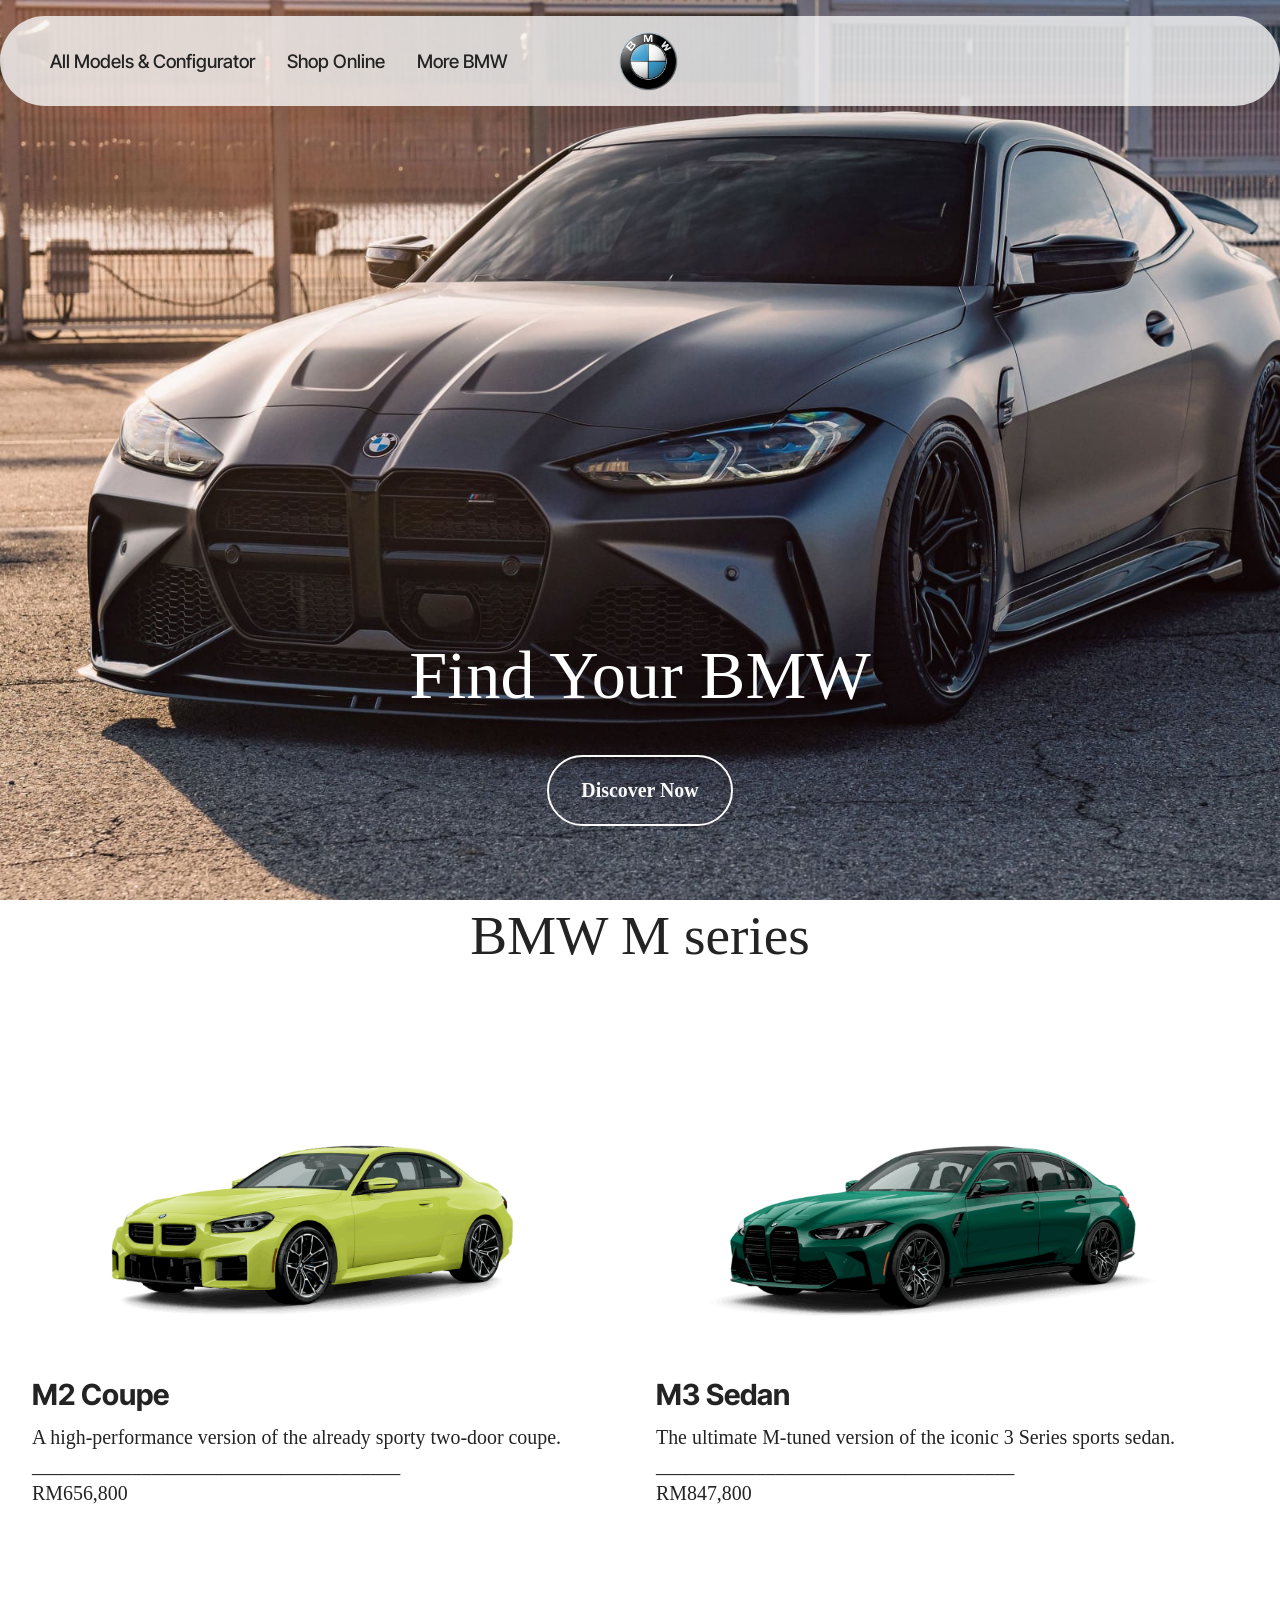
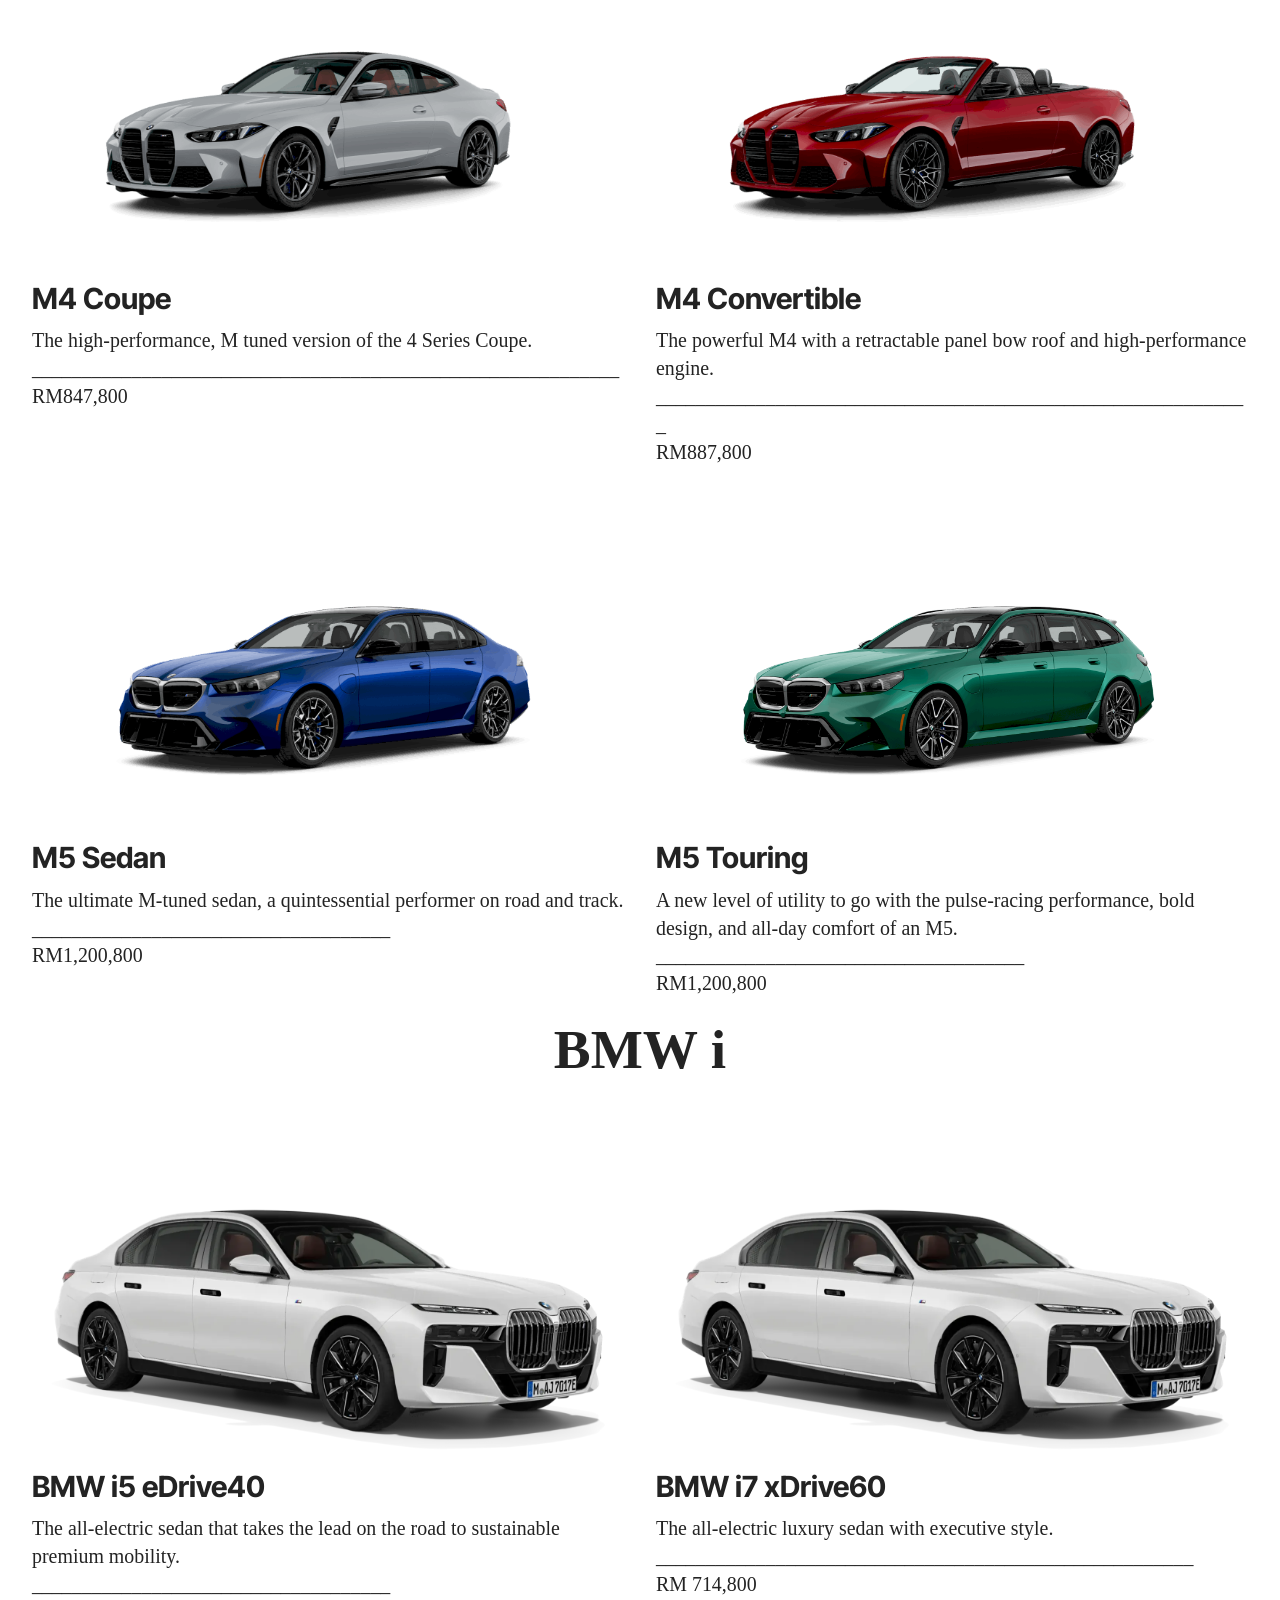
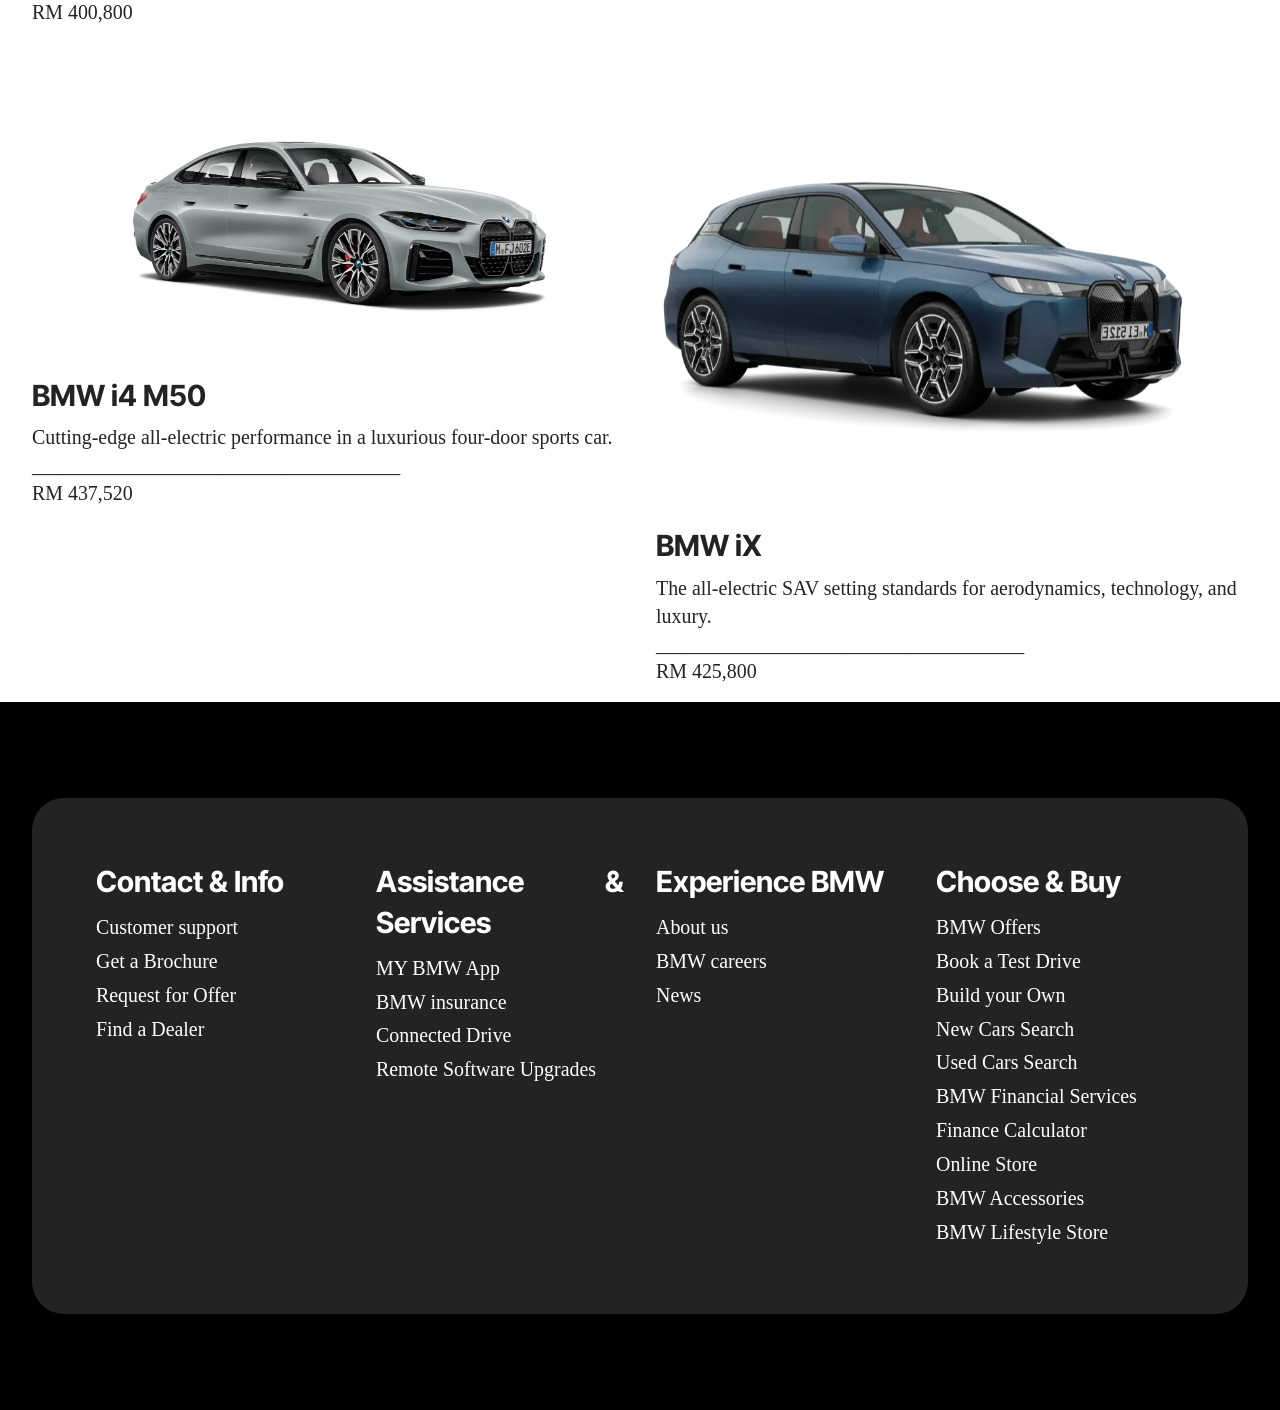
<file: index.html>
<!DOCTYPE html>
<html  >
<head>
  <!-- Site made with Mobirise Website Builder v6.1.12, https://mobirise.com -->
  <meta charset="UTF-8">
  <meta http-equiv="X-UA-Compatible" content="IE=edge">
  <meta name="generator" content="Mobirise v6.1.12, mobirise.com">
  <meta name="viewport" content="width=device-width, initial-scale=1, minimum-scale=1">
  <link rel="shortcut icon" href="assets/images/mbr-354x354.png" type="image/x-icon">
  <meta name="description" content="">
  
  
  <title>Home</title>
  <link rel="stylesheet" href="assets/web/assets/mobirise-icons2/mobirise2.css">
  <link rel="stylesheet" href="assets/bootstrap/css/bootstrap.min.css">
  <link rel="stylesheet" href="assets/parallax/jarallax.css">
  <link rel="stylesheet" href="assets/dropdown/css/style.css">
  <link rel="stylesheet" href="assets/socicon/css/styles.css">
  <link rel="stylesheet" href="assets/theme/css/style.css">
  <link rel="preload" href="https://fonts.googleapis.com/css?family=Inter+Tight:100,200,300,400,500,600,700,800,900,100i,200i,300i,400i,500i,600i,700i,800i,900i&display=swap" as="style" onload="this.onload=null;this.rel='stylesheet'">
  <noscript><link rel="stylesheet" href="https://fonts.googleapis.com/css?family=Inter+Tight:100,200,300,400,500,600,700,800,900,100i,200i,300i,400i,500i,600i,700i,800i,900i&display=swap"></noscript>
  <link rel="preload" as="style" href="assets/mobirise/css/mbr-additional.css?v=SJwjDg"><link rel="stylesheet" href="assets/mobirise/css/mbr-additional.css?v=SJwjDg" type="text/css">

  
  
  
</head>
<body>
  
  <section data-bs-version="5.1" class="menu menu4 cid-vfYDZCMAYK" once="menu" id="menu04-5">
	

	<nav class="navbar navbar-dropdown navbar-fixed-top navbar-expand-lg">
		<div class="container">
			<div class="navbar-brand">
				<span class="navbar-logo">
					
						<img src="assets/images/mbr-354x354.png" alt="" style="height: 3.6rem;">
					
				</span>
				
			</div>
			<button class="navbar-toggler" type="button" data-toggle="collapse" data-bs-toggle="collapse" data-target="#navbarSupportedContent" data-bs-target="#navbarSupportedContent" aria-controls="navbarNavAltMarkup" aria-expanded="false" aria-label="Toggle navigation">
				<div class="hamburger">
					<span></span>
					<span></span>
					<span></span>
					<span></span>
				</div>
			</button>
			<div class="collapse navbar-collapse" id="navbarSupportedContent">
				<ul class="navbar-nav nav-dropdown nav-right" data-app-modern-menu="true"><li class="nav-item">
						<a class="nav-link link text-black display-4" href="https://mobiri.se">All Models &amp; Configurator</a>
					</li>
					<li class="nav-item">
						<a class="nav-link link text-black show display-4" href="https://mobiri.se" aria-expanded="false">Shop Online</a>
					</li>
					<li class="nav-item">
						<a class="nav-link link text-black display-4" href="https://mobiri.se">More BMW</a>
					</li></ul>
				
				
			</div>
		</div>
	</nav>
</section>

<section data-bs-version="5.1" class="header16 cid-vfZjxZObQT mbr-fullscreen mbr-parallax-background" id="header17-i">
  
  
  <div class="container-fluid">
    <div class="row">
      <div class="content-wrap col-12 col-md-12">
        <h1 class="mbr-section-title mbr-fonts-style mbr-white mb-4 display-1">Find Your BMW<strong></strong></h1>
        
        
        <div class="mbr-section-btn"><a class="btn btn-white-outline display-7" href="https://mobiri.se">Discover Now</a></div>
      </div>
    </div>
  </div>
</section>

<section data-bs-version="5.1" class="features6 start cid-vfYKf3jH5X" id="features06-f">
	
	
	<div class="container">
		<div class="row justify-content-center">
			<div class="col-12 content-head">
				<div class="mbr-section-head mb-5">
					<h4 class="mbr-section-title mbr-fonts-style align-center mb-0 display-2">BMW M series</h4>
					
					
				</div>
			</div>
		</div>
		<div class="row">
			<div class="item features-image col-12 col-md-6 col-lg-6">
				<div class="item-wrapper">
					<div class="item-img">
						<img src="assets/images/cosysec-815x489.png" alt="Mobirise Website Builder" data-slide-to="0" data-bs-slide-to="0">
					</div>
					<div class="item-content">
						<h5 class="item-title mbr-fonts-style display-5"><strong>M2 Coupe</strong></h5>
						<p class="mbr-text mbr-fonts-style display-7">A high-performance version of the already sporty two-door coupe.
<br>_____________________________________<br>RM656,800</p>
						
					</div>
				</div>
			</div>
			<div class="item features-image col-12 col-md-6 col-lg-6">
				<div class="item-wrapper">
					<div class="item-img">
						<img src="assets/images/cosysec201-815x489.png" alt="Mobirise Website Builder" data-slide-to="1" data-bs-slide-to="1">
					</div>
					<div class="item-content">
						<h5 class="item-title mbr-fonts-style display-5"><strong>M3 Sedan</strong></h5>
						<p class="mbr-text mbr-fonts-style display-7">The ultimate M-tuned version of the iconic 3 Series sports sedan.
<br>
____________________________________<br>RM847,800</p>
						
					</div>
				</div>
			</div>
			<div class="item features-image col-12 col-md-6 col-lg-6">
				<div class="item-wrapper">
					<div class="item-img">
						<img src="assets/images/cosysec202-815x489.png" alt="Mobirise Website Builder" data-slide-to="2" data-bs-slide-to="2">
					</div>
					<div class="item-content">
						<h5 class="item-title mbr-fonts-style display-5"><strong>M4 Coupe</strong></h5>
						<p class="mbr-text mbr-fonts-style display-7">The high-performance, M tuned version of the 4 Series Coupe.<br>___________________________________________________________<br>RM847,800&nbsp;&nbsp;<br></p>
						
					</div>
				</div>
			</div><div class="item features-image col-12 col-md-6 col-lg-6">
				<div class="item-wrapper">
					<div class="item-img">
						<img src="assets/images/cosysec204-815x489.png" alt="Mobirise Website Builder" data-slide-to="3" data-bs-slide-to="3">
					</div>
					<div class="item-content">
						<h5 class="item-title mbr-fonts-style display-5"><strong>M4 Convertible</strong></h5>
						<p class="mbr-text mbr-fonts-style display-7">The powerful M4 with a retractable panel bow roof and high-performance engine.<br>
____________________________________________________________<br>RM887,800</p>
						
					</div>
				</div>
			</div><div class="item features-image col-12 col-md-6 col-lg-6">
				<div class="item-wrapper">
					<div class="item-img">
						<img src="assets/images/cosysec203-815x489.png" alt="Mobirise Website Builder" data-slide-to="4" data-bs-slide-to="4">
					</div>
					<div class="item-content">
						<h5 class="item-title mbr-fonts-style display-5"><strong>M5 Sedan</strong></h5>
						<p class="mbr-text mbr-fonts-style display-7">The ultimate M-tuned sedan, a quintessential performer on road and track.
<br>____________________________________
<br>RM1,200,800</p>
						
					</div>
				</div>
			</div><div class="item features-image col-12 col-md-6 col-lg-6">
				<div class="item-wrapper">
					<div class="item-img">
						<img src="assets/images/cosysec205-2000x1200.png" alt="Mobirise Website Builder" data-slide-to="5" data-bs-slide-to="5">
					</div>
					<div class="item-content">
						<h5 class="item-title mbr-fonts-style display-5"><strong>M5 Touring</strong></h5>
						<p class="mbr-text mbr-fonts-style display-7">A new level of utility to go with the pulse-racing performance, bold design, and all-day comfort of an M5.
<br>_____________________________________
<br>RM1,200,800</p>
						
					</div>
				</div>
			</div>
		</div>
	</div>
</section>

<section data-bs-version="5.1" class="features6 start cid-vfYKyP0Zoj" id="features06-g">
	
	
	<div class="container">
		<div class="row justify-content-center">
			<div class="col-12 content-head">
				<div class="mbr-section-head mb-5">
					<h4 class="mbr-section-title mbr-fonts-style align-center mb-0 display-2"><strong>BMW i</strong></h4>
					
					
				</div>
			</div>
		</div>
		<div class="row">
			
			
			<div class="item features-image col-12 col-md-6 col-lg-6 active">
				<div class="item-wrapper">
					<div class="item-img">
						<img src="assets/images/cosysec-1.webp" alt="Mobirise Website Builder" data-slide-to="0" data-bs-slide-to="0">
					</div>
					<div class="item-content">
						<h5 class="item-title mbr-fonts-style display-5"><strong>BMW i5 eDrive40</strong></h5>
						<p class="mbr-text mbr-fonts-style display-7">The all-electric sedan that takes the lead on the road to sustainable premium mobility.<br>
____________________________________<br>RM 400,800<br></p>
						
					</div>
				</div>
			</div><div class="item features-image col-12 col-md-6 col-lg-6">
				<div class="item-wrapper">
					<div class="item-img">
						<img src="assets/images/cosysec-1.webp" alt="Mobirise Website Builder" data-slide-to="1" data-bs-slide-to="1">
					</div>
					<div class="item-content">
						<h5 class="item-title mbr-fonts-style display-5"><strong>BMW i7 xDrive60</strong></h5>
						<p class="mbr-text mbr-fonts-style display-7">The all-electric luxury sedan with executive style.<br>______________________________________________________<br>RM 714,800<br></p>
						
					</div>
				</div>
			</div><div class="item features-image col-12 col-md-6 col-lg-6">
				<div class="item-wrapper">
					<div class="item-img">
						<img src="assets/images/cosysec-2.webp" alt="Mobirise Website Builder" data-slide-to="2" data-bs-slide-to="2">
					</div>
					<div class="item-content">
						<h5 class="item-title mbr-fonts-style display-5"><strong>BMW i4 M50</strong></h5>
						<p class="mbr-text mbr-fonts-style display-7">Cutting-edge all-electric performance in a luxurious four-door sports car.<br>
_____________________________________<br>RM 437,520<br></p>
						
					</div>
				</div>
			</div><div class="item features-image col-12 col-md-6 col-lg-6">
				<div class="item-wrapper">
					<div class="item-img">
						<img src="assets/images/cosysec-3.webp" alt="Mobirise Website Builder" data-slide-to="3" data-bs-slide-to="3">
					</div>
					<div class="item-content">
						<h5 class="item-title mbr-fonts-style display-5"><strong>BMW iX</strong></h5>
						<p class="mbr-text mbr-fonts-style display-7">The all-electric SAV setting standards for aerodynamics, technology, and luxury.<br>
_____________________________________<br>RM 425,800</p>
						
					</div>
				</div>
			</div>
		</div>
	</div>
</section>

<section data-bs-version="5.1" class="footer1 cid-vfZgnJU293" once="footers" id="footer01-h">
	

	
	
	<div class="container">
		<div class="row mbr-white">
			<div class="col-12 col-md-6 col-lg-3">
				<h5 class="mbr-section-subtitle mbr-fonts-style mb-2 display-5"><strong>Contact &amp; Info</strong></h5>
				<ul class="list mbr-fonts-style display-7">
					<li class="mbr-text item-wrap">Customer support
</li><li class="mbr-text item-wrap">Get a Brochure
</li><li class="mbr-text item-wrap">Request for Offer
</li><li class="mbr-text item-wrap">Find a Dealer
</li><li class="mbr-text item-wrap"><br></li><li class="mbr-text item-wrap"><br></li><li class="mbr-text item-wrap"><br></li><li class="mbr-text item-wrap"><br></li><li class="mbr-text item-wrap"><br></li><li class="mbr-text item-wrap"><br></li>
				</ul>
			</div>
			<div class="col-12 col-md-6 col-lg-3">
				<h5 class="mbr-section-subtitle mbr-fonts-style mb-2 display-5"><strong>Assistance &amp; Services</strong></h5>
				<ul class="list mbr-fonts-style display-7">
					<li class="mbr-text item-wrap">MY BMW App
</li><li class="mbr-text item-wrap">BMW insurance
</li><li class="mbr-text item-wrap">Connected Drive
</li><li class="mbr-text item-wrap">Remote Software Upgrades</li>
				</ul>
			</div>
			<div class="col-12 col-md-6 col-lg-3">
				<h5 class="mbr-section-subtitle mbr-fonts-style mb-2 display-5"><strong>Experience BMW</strong></h5>
				<ul class="list mbr-fonts-style display-7">
					<li class="mbr-text item-wrap">About us
</li><li class="mbr-text item-wrap">BMW careers
</li><li class="mbr-text item-wrap">News</li>
				</ul>
			</div>
			<div class="col-12 col-md-6 col-lg-3">
				<h5 class="mbr-section-subtitle mbr-fonts-style mb-2 display-5"><strong>Choose &amp; Buy</strong></h5>
				<ul class="list mbr-fonts-style display-7">
					<li class="mbr-text item-wrap">BMW Offers
</li><li class="mbr-text item-wrap">Book a Test Drive
</li><li class="mbr-text item-wrap">Build your Own
</li><li class="mbr-text item-wrap">New Cars Search
</li><li class="mbr-text item-wrap">Used Cars Search
</li><li class="mbr-text item-wrap">BMW Financial Services
</li><li class="mbr-text item-wrap">Finance Calculator
</li><li class="mbr-text item-wrap">Online Store
</li><li class="mbr-text item-wrap">BMW Accessories
</li><li class="mbr-text item-wrap">BMW Lifestyle Store</li>
				</ul>
			</div>
			
			
		</div>
	</div>
</section>
  
  
</body>
</html>
</file>
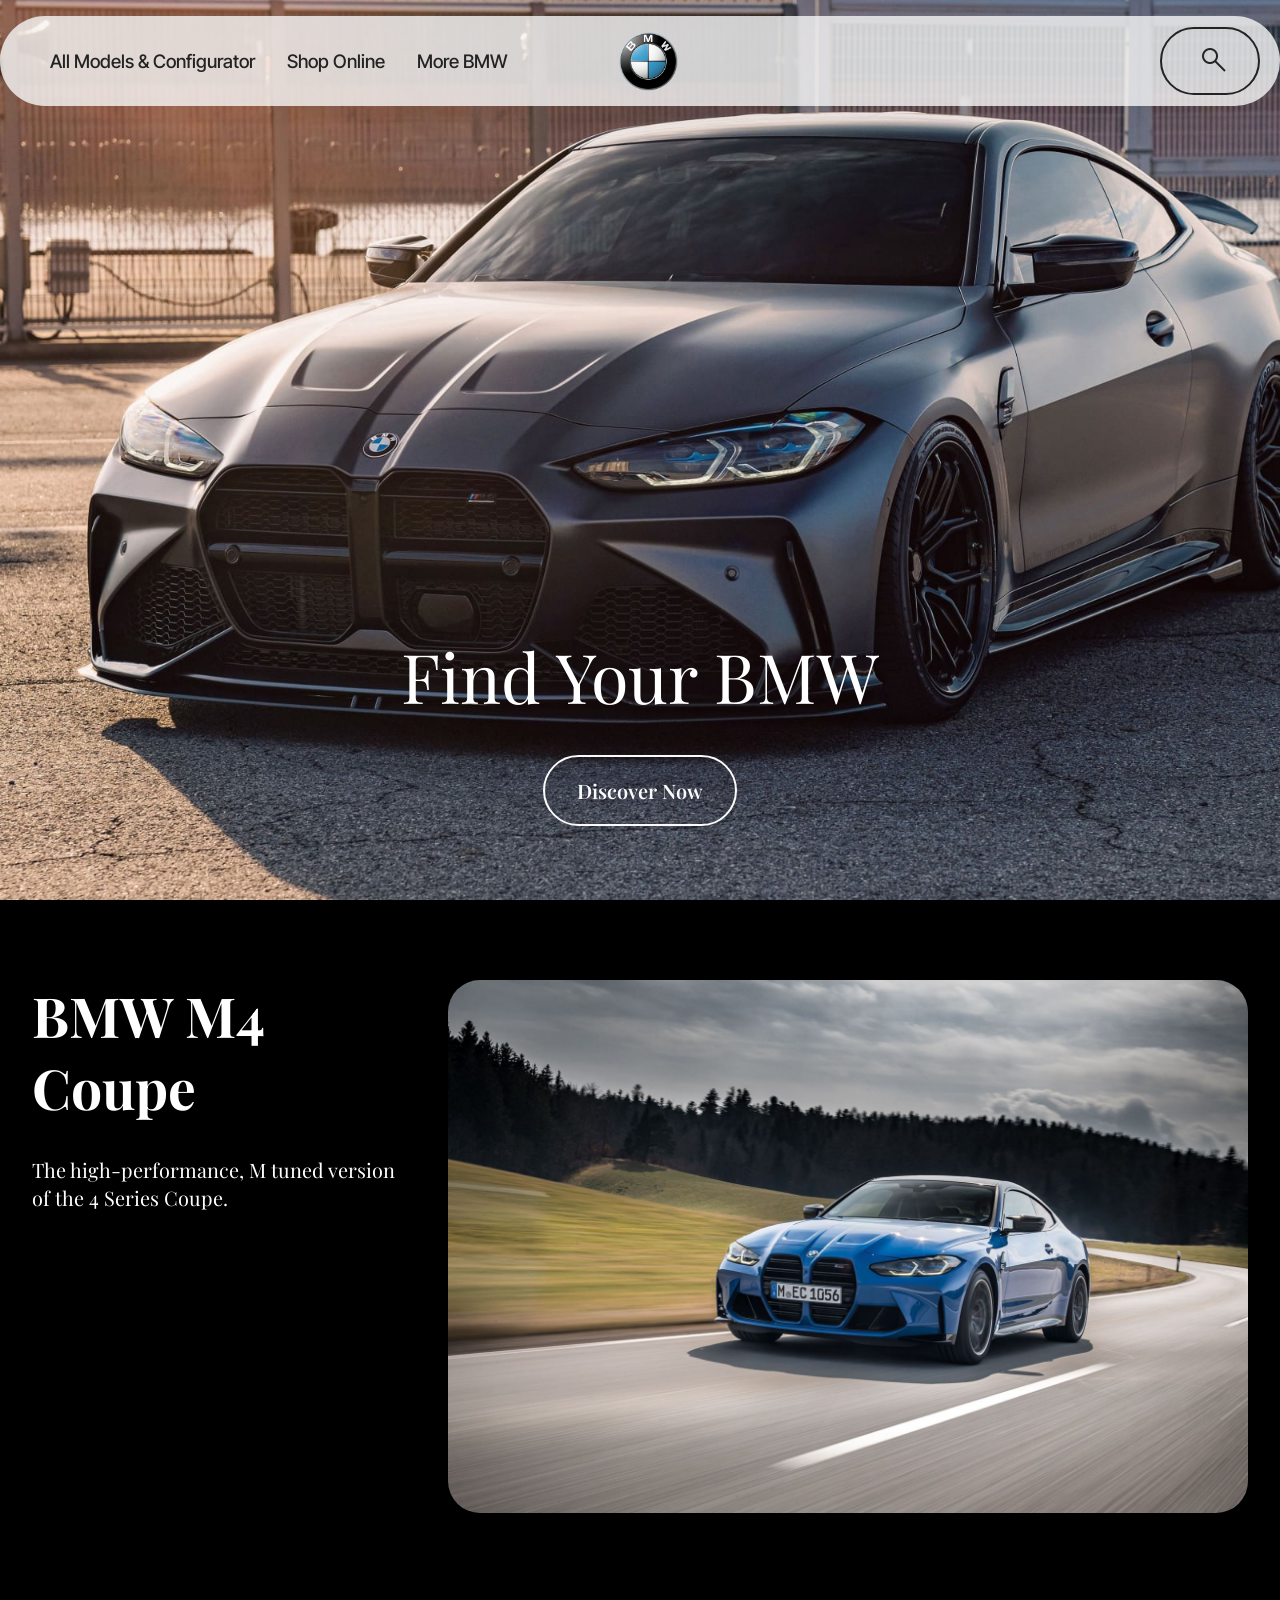
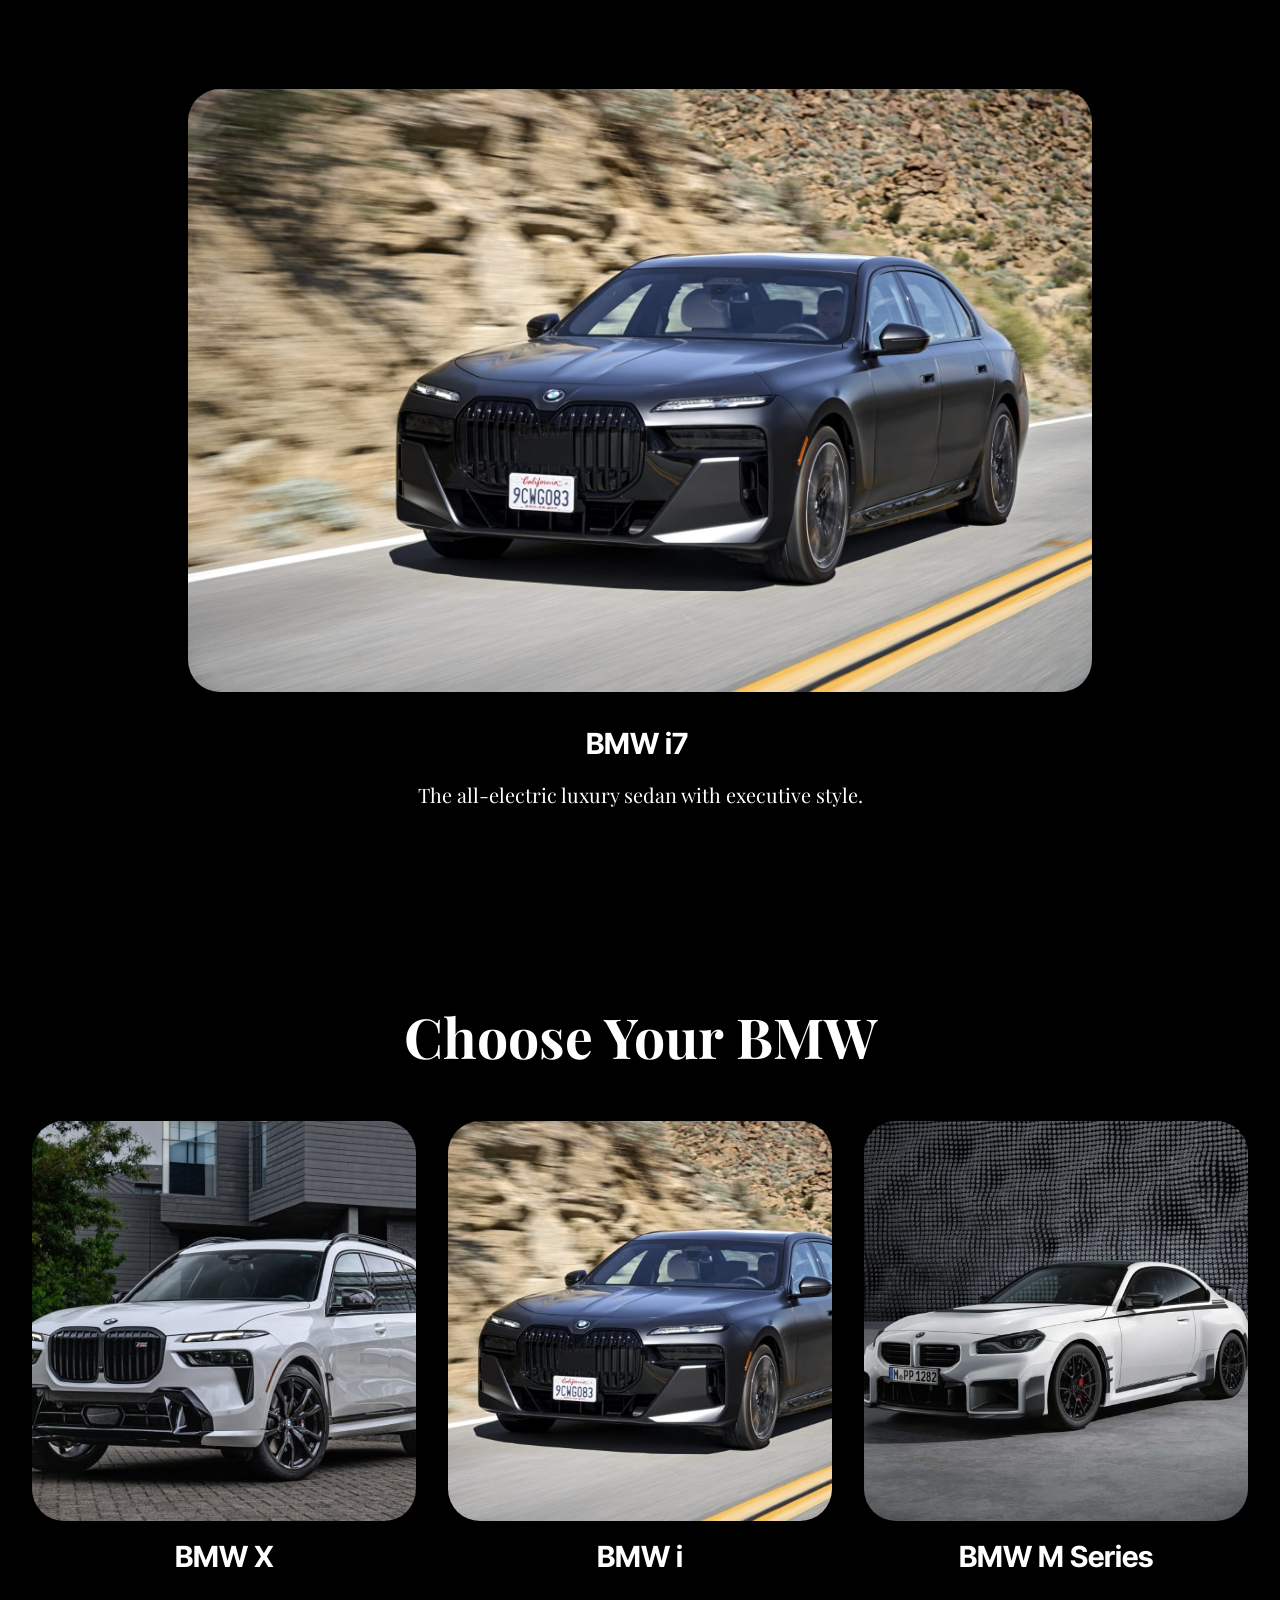
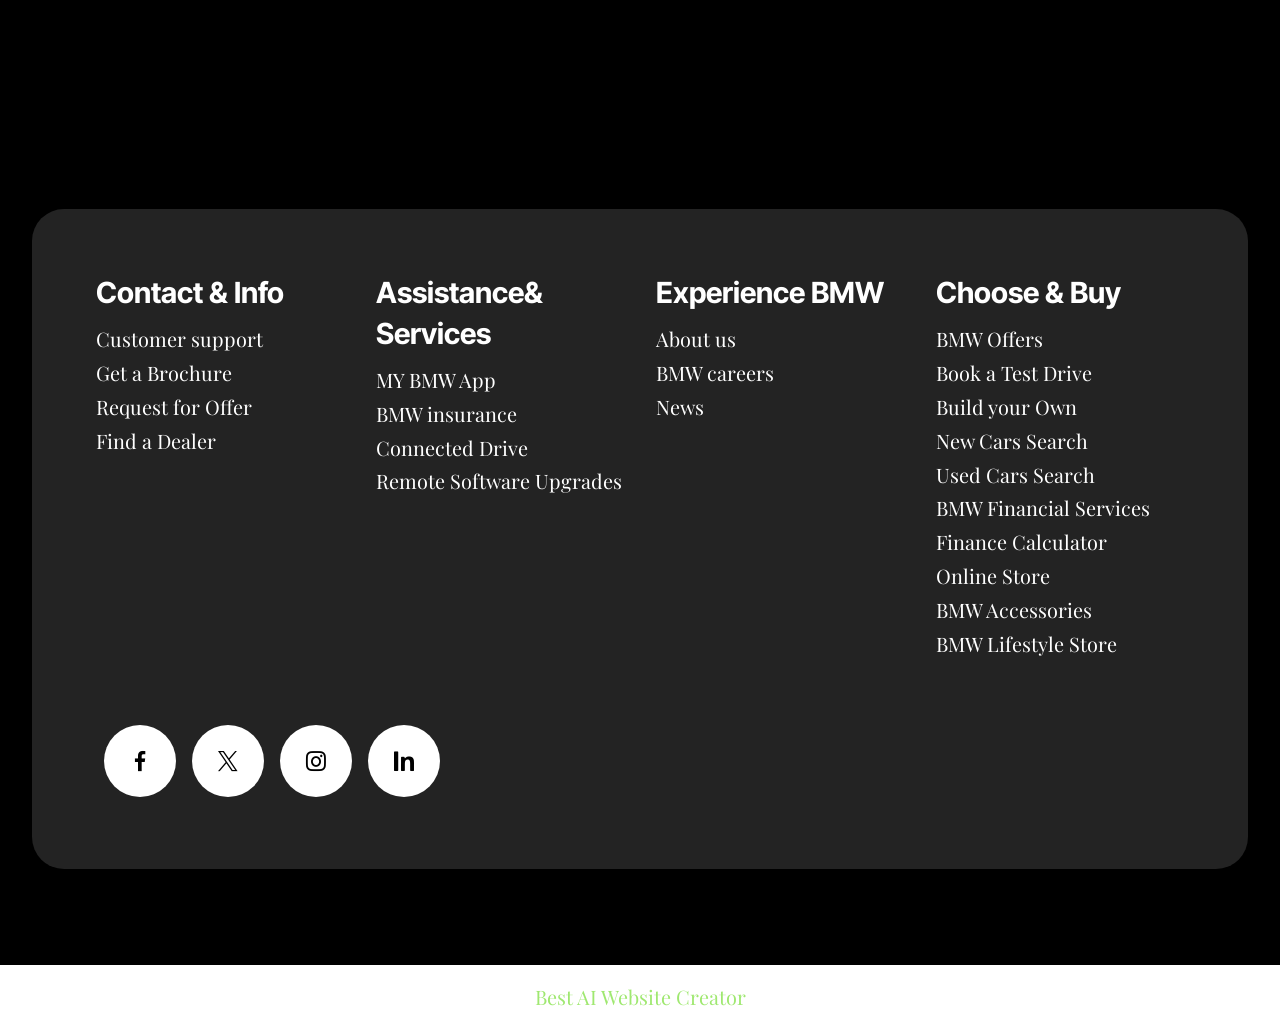
<file: BMW.html>
<!DOCTYPE html>
<html  >
<head>
  <!-- Site made with Mobirise Website Builder v6.1.12, https://mobirise.com -->
  <meta charset="UTF-8">
  <meta http-equiv="X-UA-Compatible" content="IE=edge">
  <meta name="generator" content="Mobirise v6.1.12, mobirise.com">
  <meta name="twitter:card" content="summary_large_image"/>
  <meta name="twitter:image:src" content="assets/images/BMW-meta.jpg">
  <meta property="og:image" content="assets/images/BMW-meta.jpg">
  <meta name="twitter:title" content="bmw">
  <meta name="viewport" content="width=device-width, initial-scale=1, minimum-scale=1">
  <link rel="shortcut icon" href="assets/images/mbr-354x354.png" type="image/x-icon">
  <meta name="description" content="">
  
  
  <title>bmw</title>
  <link rel="stylesheet" href="assets/web/assets/mobirise-icons2/mobirise2.css">
  <link rel="stylesheet" href="assets/bootstrap/css/bootstrap.min.css">
  <link rel="stylesheet" href="assets/parallax/jarallax.css">
  <link rel="stylesheet" href="assets/dropdown/css/style.css">
  <link rel="stylesheet" href="assets/socicon/css/styles.css">
  <link rel="stylesheet" href="assets/theme/css/style.css">
  <link rel="preload" href="https://fonts.googleapis.com/css?family=Playfair+Display:400,500,600,700,800,900,400i,500i,600i,700i,800i,900i&display=swap" as="style" onload="this.onload=null;this.rel='stylesheet'">
  <noscript><link rel="stylesheet" href="https://fonts.googleapis.com/css?family=Playfair+Display:400,500,600,700,800,900,400i,500i,600i,700i,800i,900i&display=swap"></noscript>
  <link rel="preload" href="https://fonts.googleapis.com/css?family=Inter+Tight:100,200,300,400,500,600,700,800,900,100i,200i,300i,400i,500i,600i,700i,800i,900i&display=swap" as="style" onload="this.onload=null;this.rel='stylesheet'">
  <noscript><link rel="stylesheet" href="https://fonts.googleapis.com/css?family=Inter+Tight:100,200,300,400,500,600,700,800,900,100i,200i,300i,400i,500i,600i,700i,800i,900i&display=swap"></noscript>
  <link rel="preload" as="style" href="assets/mobirise/css/mbr-additional.css?v=YRVJ8H"><link rel="stylesheet" href="assets/mobirise/css/mbr-additional.css?v=YRVJ8H" type="text/css">

  
  
  
</head>
<body>
  
  <section data-bs-version="5.1" class="menu menu4 cid-vfYDZCMAYK" once="menu" id="menu04-5">
	

	<nav class="navbar navbar-dropdown navbar-fixed-top navbar-expand-lg">
		<div class="container">
			<div class="navbar-brand">
				<span class="navbar-logo">
					
						<img src="assets/images/mbr-354x354.png" alt="" style="height: 3.6rem;">
					
				</span>
				
			</div>
			<button class="navbar-toggler" type="button" data-toggle="collapse" data-bs-toggle="collapse" data-target="#navbarSupportedContent" data-bs-target="#navbarSupportedContent" aria-controls="navbarNavAltMarkup" aria-expanded="false" aria-label="Toggle navigation">
				<div class="hamburger">
					<span></span>
					<span></span>
					<span></span>
					<span></span>
				</div>
			</button>
			<div class="collapse navbar-collapse" id="navbarSupportedContent">
				<ul class="navbar-nav nav-dropdown" data-app-modern-menu="true"><li class="nav-item">
						<a class="nav-link link text-black display-4" href="https://mobiri.se">All Models &amp; Configurator</a>
					</li>
					<li class="nav-item">
						<a class="nav-link link text-black show display-4" href="https://mobiri.se" aria-expanded="false">Shop Online</a>
					</li>
					<li class="nav-item">
						<a class="nav-link link text-black display-4" href="https://mobiri.se">More BMW</a>
					</li></ul>
				
				<div class="navbar-buttons mbr-section-btn"><a class="btn btn-black-outline display-4" href="https://mobiri.se"><span class="mobi-mbri mobi-mbri-search mbr-iconfont mbr-iconfont-btn"></span></a></div>
			</div>
		</div>
	</nav>
</section>

<section data-bs-version="5.1" class="header16 cid-vfZjxZObQT mbr-fullscreen mbr-parallax-background" id="header17-i">
  
  
  <div class="container-fluid">
    <div class="row">
      <div class="content-wrap col-12 col-md-12">
        <h1 class="mbr-section-title mbr-fonts-style mbr-white mb-4 display-1">Find Your BMW<strong></strong></h1>
        
        
        <div class="mbr-section-btn"><a class="btn btn-white-outline display-7" href="https://mobiri.se">Discover Now</a></div>
      </div>
    </div>
  </div>
</section>

<section data-bs-version="5.1" class="image08 cid-vg4uK6lIT0" id="image08-q">
  
  
  
  <div class="container">
    <div class="row justify-content-center">
      <div class="col-lg-4">
        <div class="col-12 col-md-12">
          <h5 class="mbr-section-title mbr-fonts-style mt-0 mb-4 display-2"><strong>BMW M4 Coupe</strong></h5>
          <h6 class="mbr-section-subtitle mbr-fonts-style mt-0 mb-4 display-7">The high-performance, M tuned version of the 4 Series Coupe.<br>&nbsp;</h6>
          
        </div>
      </div>
      <div class="col-lg-8 side-features">
        <div class="image-wrapper mb-4">
          <a href="https://www.bmw.com.my/en/all-models/m-series/bmw-4-series-m-models/bmw-m4-coupe.html"><img class="w-100" src="assets/images/bmw-m4-competition-coupe-xdrive-3-1638x1092.jpg" alt="Mobirise Website Builder"></a>
        </div>
      </div>
    </div>
  </div>
</section>

<section data-bs-version="5.1" class="image01 cid-vg4wqEQGyN" id="image01-s">
  

  
  

  <div class="container">
    <div class="row justify-content-center">
      <div class="col-12 col-lg-9">
        <div class="image-wrapper mb-4">
          <a href="https://www.bmw.com.my/en-my/sl/vehiclefinder/details/018e9113-c767-7926-8b2b-e54c41fb6ce1?sorting=PRODUCTION_DATE_ASC&modelCode=52EJ&paint=P0A96&fabric=FVCF2&modelRangeCode=G70&options=S06C3,S03DN,S046A,S05DN,S06NX,S07M7,S04T6,S0710,S08WN,S04T3,S04T4,S02VB,S02VC,S06AK,S04F4,S04F5,S02VH,S0302,S06FH,S0548,S0428,S04FL,S0825,S04FM,S03DM,S04A2,S0775,S0853,S09T1,S0337,S09T2,S06AC,S0416,S06AE,S04V1,S0453,S0454,S0212,S03CD,S06PA,S05AU,S08TF,S08TG,S06CP,S02PA,S043C,S04U9,S0407,S0925,S04HA,S01FD,S0880,S0760,S06U3"><img class="w-100" src="assets/images/l-bmw-i7-xdrive60-scaled-1916x1278.jpg" alt="Mobirise Website Builder"></a>
        </div>
        <h4 class="mbr-description mbr-fonts-style mb-3 align-center display-5"><strong>BMW i7&nbsp;</strong></h4>
        <p class="mbr-description mbr-fonts-style mb-0 align-center display-7">The all-electric luxury sedan with executive style.</p>
      </div>
    </div>
  </div>
</section>

<section data-bs-version="5.1" class="features03 cid-vg4xnVT33r" id="features03-t">
	
	
	<div class="container">
		<div class="row justify-content-center mb-5">
			<div class="col-12 content-head">
				<div class="mbr-section-head">
					<h4 class="mbr-section-title mbr-fonts-style align-center mb-0 display-2"><strong>Choose Your BMW</strong></h4>
					
				</div>
			</div>
		</div>
		<div class="row">
			<div class="item features-image col-12 col-md-6 col-lg-4 active">
				<div class="item-wrapper">
					<div class="item-img mb-3">
						<a href="https://www.bmw.com.my/en-my/sl/vehiclefinder/details/01907c06-6020-7310-ba18-d1e52b9e4d2d?filters=%257B%2522MARKETING_MODEL_RANGE%2522%253A%255B%2522X7_G07%2522%252C%2522X3_G45%2522%252C%2522X5_G05%2522%252C%2522X2_F39%2522%255D%257D&sorting=PRODUCTION_DATE_ASC&modelCode=28EMA7&paint=P0C4W&fabric=FKPSW&modelRangeCode=G07&options=S06C3,S03MB,S05DW,S06NX,S05AC,S08KM,S0Z60,S06AK,S02VH,S06BA,S0423,S0302,S08S3,S0548,S0428,S04FL,S0825,S02VS,S01DB,S04NN,S04A2,S01SL,S0258,S0456,S0699,S0776,S0853,S06AC,S06AE,S0417,S0418,S0494,S04UR,S0255,S0453,S0212,S01CE,S03AT,S05AS,S03AW,S08TG,S05AL,S02TB,S06CP,S02PA,S0688,S0328,S06U8,S0407,S0925,S0880,S0322,S04U5,S0323,S06U3"><img src="assets/images/1-2026-bmw-x7-m60i-front-view-815x458.jpg" alt="Mobirise Website Builder" title=""></a>
					</div>
					<div class="item-content align-left">
						<h5 class="item-title mbr-fonts-style mt-0 mb-2 display-5"><strong>BMW X</strong></h5>
						
						
					</div>
				</div>
			</div>
			<div class="item features-image col-12 col-md-6 col-lg-4">
				<div class="item-wrapper">
					<div class="item-img mb-3">
						<a href="https://www.bmw.com.my/en-my/sl/vehiclefinder/details/018e9113-c767-7926-8b2b-e54c41fb6ce1?sorting=PRODUCTION_DATE_ASC&modelCode=52EJ&paint=P0A96&fabric=FVCF2&modelRangeCode=G70&options=S06C3,S03DN,S046A,S05DN,S06NX,S07M7,S04T6,S0710,S08WN,S04T3,S04T4,S02VB,S02VC,S06AK,S04F4,S04F5,S02VH,S0302,S06FH,S0548,S0428,S04FL,S0825,S04FM,S03DM,S04A2,S0775,S0853,S09T1,S0337,S09T2,S06AC,S0416,S06AE,S04V1,S0453,S0454,S0212,S03CD,S06PA,S05AU,S08TF,S08TG,S06CP,S02PA,S043C,S04U9,S0407,S0925,S04HA,S01FD,S0880,S0760,S06U3"><img src="assets/images/l-bmw-i7-xdrive60-scaled-815x543.jpg" alt="Mobirise Website Builder" title="" data-slide-to="1" data-bs-slide-to="1"></a>
					</div>
					<div class="item-content align-left">
						<h5 class="item-title mbr-fonts-style mb-2 mt-0 display-5"><strong>BMW i</strong></h5>
						
						
					</div>
				</div>
			</div>
			<div class="item features-image col-12 col-md-6 col-lg-4">
				<div class="item-wrapper">
					<div class="item-img mb-3">
						<a href="https://configure.bmw.com.my/en_MY/configure/G87/22DM/FMAMM,P0C6E,S01MB,S01YL,S02MD,S02PA,S02T4,S02TB,S02VB,S02VC,S02VF,S0322,S03M5,S03MF,S040C,S0423,S0428,S0430,S0431,S043A,S0459,S0465,S0488,S0493,S04GQ,S04MC,S04UR,S0534,S0544,S0548,S0552,S05AC,S05AS,S05DM,S0688,S06AC,S06AE,S06AK,S06C3,S06CP,S06NX,S06PA,S06U3,S06VB,S0712,S0760,S0775,S0825,S0853,S0880,S08KM,S08TF,S08TG,S08WD,S08WM,S0925,S0Z22"><img src="assets/images/p90484609-the-bmw-m-performance-parts-for-the-all-new-bmw-m2-10-2022-2000px-815x611.jpg" alt="Mobirise Website Builder" title="" data-slide-to="2" data-bs-slide-to="2"></a>
					</div>
					<div class="item-content align-left">
						<h5 class="item-title mbr-fonts-style mb-2 mt-0 display-5"><strong>BMW M Series</strong></h5>
						
						
					</div>
				</div>
			</div>
		</div>
	</div>
</section>

<section data-bs-version="5.1" class="footer1 cid-vfZgnJU293" once="footers" id="footer01-h">
	

	
	
	<div class="container">
		<div class="row mbr-white">
			<div class="col-12 col-md-6 col-lg-3">
				<h5 class="mbr-section-subtitle mbr-fonts-style mb-2 display-5"><strong>Contact &amp; Info</strong></h5>
				<ul class="list mbr-fonts-style display-7">
					<li class="mbr-text item-wrap">Customer support
</li><li class="mbr-text item-wrap">Get a Brochure
</li><li class="mbr-text item-wrap">Request for Offer
</li><li class="mbr-text item-wrap">Find a Dealer
</li><li class="mbr-text item-wrap"><br></li><li class="mbr-text item-wrap"><br></li><li class="mbr-text item-wrap"><br></li><li class="mbr-text item-wrap"><br></li><li class="mbr-text item-wrap"><br></li><li class="mbr-text item-wrap"><br></li>
				</ul>
			</div>
			<div class="col-12 col-md-6 col-lg-3">
				<h5 class="mbr-section-subtitle mbr-fonts-style mb-2 display-5"><strong>Assistance&amp;&nbsp; Services</strong></h5>
				<ul class="list mbr-fonts-style display-7">
					<li class="mbr-text item-wrap">MY BMW App
</li><li class="mbr-text item-wrap">BMW insurance
</li><li class="mbr-text item-wrap">Connected Drive
</li><li class="mbr-text item-wrap">Remote Software Upgrades</li>
				</ul>
			</div>
			<div class="col-12 col-md-6 col-lg-3">
				<h5 class="mbr-section-subtitle mbr-fonts-style mb-2 display-5"><strong>Experience BMW</strong></h5>
				<ul class="list mbr-fonts-style display-7">
					<li class="mbr-text item-wrap">About us
</li><li class="mbr-text item-wrap">BMW careers
</li><li class="mbr-text item-wrap">News</li>
				</ul>
			</div>
			<div class="col-12 col-md-6 col-lg-3">
				<h5 class="mbr-section-subtitle mbr-fonts-style mb-2 display-5"><strong>Choose &amp; Buy</strong></h5>
				<ul class="list mbr-fonts-style display-7">
					<li class="mbr-text item-wrap">BMW Offers
</li><li class="mbr-text item-wrap">Book a Test Drive
</li><li class="mbr-text item-wrap">Build your Own
</li><li class="mbr-text item-wrap">New Cars Search
</li><li class="mbr-text item-wrap">Used Cars Search
</li><li class="mbr-text item-wrap">BMW Financial Services
</li><li class="mbr-text item-wrap">Finance Calculator
</li><li class="mbr-text item-wrap">Online Store
</li><li class="mbr-text item-wrap">BMW Accessories
</li><li class="mbr-text item-wrap">BMW Lifestyle Store</li>
				</ul>
			</div>
			<div class="col-12 mt-5 footer-col">
				

				<div class="social-row mt-2 display-7">
					<div class="soc-item">
						<a href="https://mobiri.se/">
							<span class="mbr-iconfont socicon socicon-facebook"></span>
						</a>
					</div>
					<div class="soc-item">
						<a href="https://mobiri.se/">
							<span class="mbr-iconfont socicon socicon-twitter"></span>
						</a>
					</div>
					<div class="soc-item">
						<a href="https://mobiri.se/">
							<span class="mbr-iconfont socicon socicon-instagram"></span>
						</a>
					</div>
					<div class="soc-item">
						<a href="https://mobiri.se/">
							<span class="mbr-iconfont socicon-logmein socicon"></span>
						</a>
					</div>
				</div>
			</div>
			
		</div>
	</div>
</section><section class="display-7" style="padding: 0;align-items: center;justify-content: center;flex-wrap: wrap;    align-content: center;display: flex;position: relative;height: 4rem;"><a href="https://mobiri.se/4654944" style="flex: 1 1;height: 4rem;position: absolute;width: 100%;z-index: 1;"><img alt="" style="height: 4rem;" src="[data-uri]"></a><p style="margin: 0;text-align: center;" class="display-7">&#8204;</p><a style="z-index:1" href="https://mobirise.com/builder/ai-website-creator.html">Best AI Website Creator</a></section><script src="assets/bootstrap/js/bootstrap.bundle.min.js"></script>  <script src="assets/parallax/jarallax.js"></script>  <script src="assets/smoothscroll/smooth-scroll.js"></script>  <script src="assets/ytplayer/index.js"></script>  <script src="assets/dropdown/js/navbar-dropdown.js"></script>  <script src="assets/theme/js/script.js"></script>  
  
  
</body>
</html>
</file>
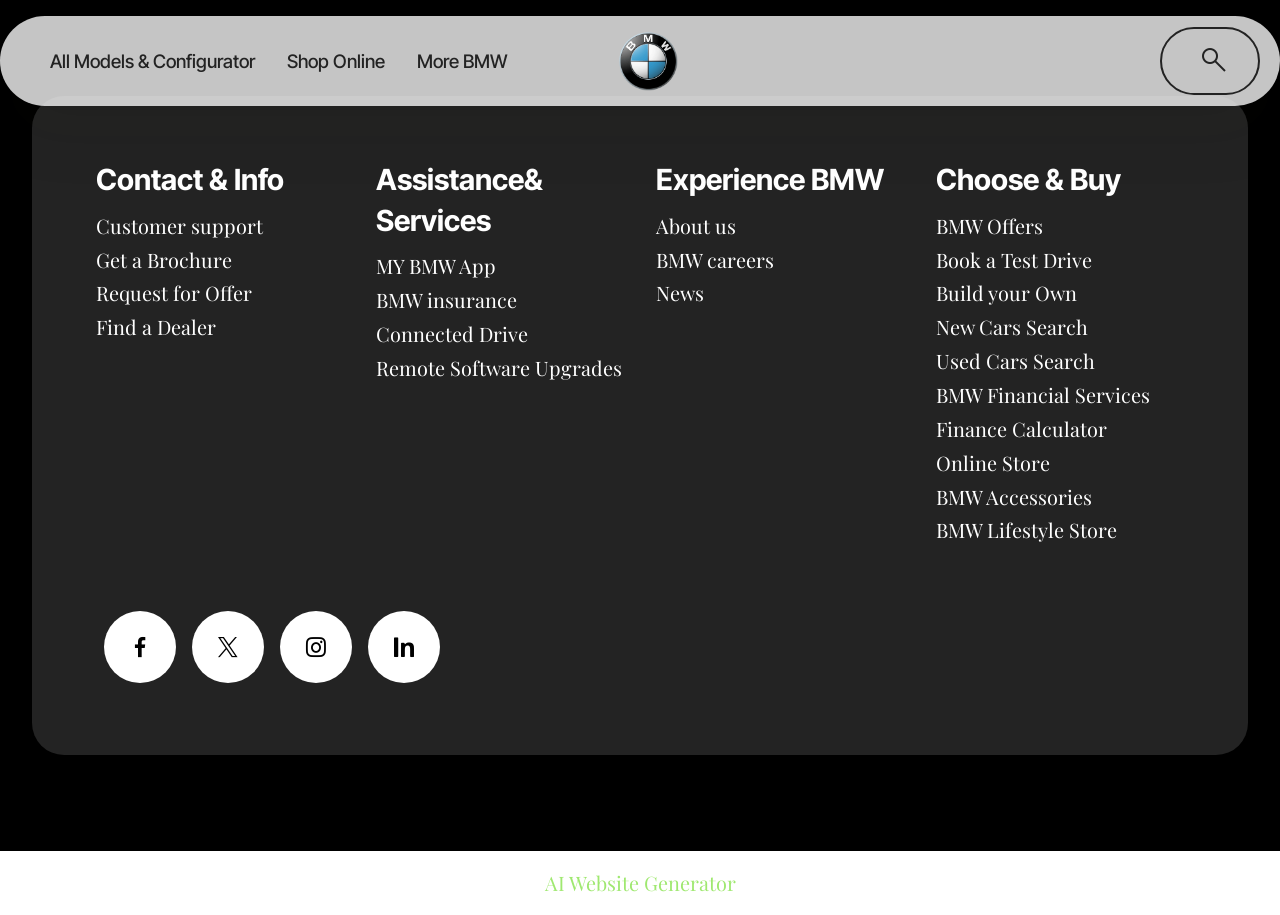
<file: page1.html>
<!DOCTYPE html>
<html  >
<head>
  <!-- Site made with Mobirise Website Builder v6.1.12, https://mobirise.com -->
  <meta charset="UTF-8">
  <meta http-equiv="X-UA-Compatible" content="IE=edge">
  <meta name="generator" content="Mobirise v6.1.12, mobirise.com">
  <meta name="viewport" content="width=device-width, initial-scale=1, minimum-scale=1">
  <link rel="shortcut icon" href="assets/images/mbr-354x354.png" type="image/x-icon">
  <meta name="description" content="">
  
  
  <title>photo</title>
  <link rel="stylesheet" href="assets/web/assets/mobirise-icons2/mobirise2.css">
  <link rel="stylesheet" href="assets/bootstrap/css/bootstrap.min.css">
  <link rel="stylesheet" href="assets/dropdown/css/style.css">
  <link rel="stylesheet" href="assets/socicon/css/styles.css">
  <link rel="stylesheet" href="assets/theme/css/style.css">
  <link rel="preload" href="https://fonts.googleapis.com/css?family=Playfair+Display:400,500,600,700,800,900,400i,500i,600i,700i,800i,900i&display=swap" as="style" onload="this.onload=null;this.rel='stylesheet'">
  <noscript><link rel="stylesheet" href="https://fonts.googleapis.com/css?family=Playfair+Display:400,500,600,700,800,900,400i,500i,600i,700i,800i,900i&display=swap"></noscript>
  <link rel="preload" href="https://fonts.googleapis.com/css?family=Inter+Tight:100,200,300,400,500,600,700,800,900,100i,200i,300i,400i,500i,600i,700i,800i,900i&display=swap" as="style" onload="this.onload=null;this.rel='stylesheet'">
  <noscript><link rel="stylesheet" href="https://fonts.googleapis.com/css?family=Inter+Tight:100,200,300,400,500,600,700,800,900,100i,200i,300i,400i,500i,600i,700i,800i,900i&display=swap"></noscript>
  <link rel="preload" as="style" href="assets/mobirise/css/mbr-additional.css?v=EPpBQT"><link rel="stylesheet" href="assets/mobirise/css/mbr-additional.css?v=EPpBQT" type="text/css">

  
  
  
</head>
<body>
  
  <section data-bs-version="5.1" class="menu menu4 cid-vfYDZCMAYK" once="menu" id="menu04-u">
	

	<nav class="navbar navbar-dropdown navbar-fixed-top navbar-expand-lg">
		<div class="container">
			<div class="navbar-brand">
				<span class="navbar-logo">
					
						<img src="assets/images/mbr-354x354.png" alt="" style="height: 3.6rem;">
					
				</span>
				
			</div>
			<button class="navbar-toggler" type="button" data-toggle="collapse" data-bs-toggle="collapse" data-target="#navbarSupportedContent" data-bs-target="#navbarSupportedContent" aria-controls="navbarNavAltMarkup" aria-expanded="false" aria-label="Toggle navigation">
				<div class="hamburger">
					<span></span>
					<span></span>
					<span></span>
					<span></span>
				</div>
			</button>
			<div class="collapse navbar-collapse" id="navbarSupportedContent">
				<ul class="navbar-nav nav-dropdown" data-app-modern-menu="true"><li class="nav-item">
						<a class="nav-link link text-black display-4" href="https://mobiri.se">All Models &amp; Configurator</a>
					</li>
					<li class="nav-item">
						<a class="nav-link link text-black show display-4" href="https://mobiri.se" aria-expanded="false">Shop Online</a>
					</li>
					<li class="nav-item">
						<a class="nav-link link text-black display-4" href="https://mobiri.se">More BMW</a>
					</li></ul>
				
				<div class="navbar-buttons mbr-section-btn"><a class="btn btn-black-outline display-4" href="https://mobiri.se"><span class="mobi-mbri mobi-mbri-search mbr-iconfont mbr-iconfont-btn"></span></a></div>
			</div>
		</div>
	</nav>
</section>

<section data-bs-version="5.1" class="footer1 cid-vfZgnJU293" once="footers" id="footer01-v">
	

	
	
	<div class="container">
		<div class="row mbr-white">
			<div class="col-12 col-md-6 col-lg-3">
				<h5 class="mbr-section-subtitle mbr-fonts-style mb-2 display-5"><strong>Contact &amp; Info</strong></h5>
				<ul class="list mbr-fonts-style display-7">
					<li class="mbr-text item-wrap">Customer support
</li><li class="mbr-text item-wrap">Get a Brochure
</li><li class="mbr-text item-wrap">Request for Offer
</li><li class="mbr-text item-wrap">Find a Dealer
</li><li class="mbr-text item-wrap"><br></li><li class="mbr-text item-wrap"><br></li><li class="mbr-text item-wrap"><br></li><li class="mbr-text item-wrap"><br></li><li class="mbr-text item-wrap"><br></li><li class="mbr-text item-wrap"><br></li>
				</ul>
			</div>
			<div class="col-12 col-md-6 col-lg-3">
				<h5 class="mbr-section-subtitle mbr-fonts-style mb-2 display-5"><strong>Assistance&amp;&nbsp; Services</strong></h5>
				<ul class="list mbr-fonts-style display-7">
					<li class="mbr-text item-wrap">MY BMW App
</li><li class="mbr-text item-wrap">BMW insurance
</li><li class="mbr-text item-wrap">Connected Drive
</li><li class="mbr-text item-wrap">Remote Software Upgrades</li>
				</ul>
			</div>
			<div class="col-12 col-md-6 col-lg-3">
				<h5 class="mbr-section-subtitle mbr-fonts-style mb-2 display-5"><strong>Experience BMW</strong></h5>
				<ul class="list mbr-fonts-style display-7">
					<li class="mbr-text item-wrap">About us
</li><li class="mbr-text item-wrap">BMW careers
</li><li class="mbr-text item-wrap">News</li>
				</ul>
			</div>
			<div class="col-12 col-md-6 col-lg-3">
				<h5 class="mbr-section-subtitle mbr-fonts-style mb-2 display-5"><strong>Choose &amp; Buy</strong></h5>
				<ul class="list mbr-fonts-style display-7">
					<li class="mbr-text item-wrap">BMW Offers
</li><li class="mbr-text item-wrap">Book a Test Drive
</li><li class="mbr-text item-wrap">Build your Own
</li><li class="mbr-text item-wrap">New Cars Search
</li><li class="mbr-text item-wrap">Used Cars Search
</li><li class="mbr-text item-wrap">BMW Financial Services
</li><li class="mbr-text item-wrap">Finance Calculator
</li><li class="mbr-text item-wrap">Online Store
</li><li class="mbr-text item-wrap">BMW Accessories
</li><li class="mbr-text item-wrap">BMW Lifestyle Store</li>
				</ul>
			</div>
			<div class="col-12 mt-5 footer-col">
				

				<div class="social-row mt-2 display-7">
					<div class="soc-item">
						<a href="https://mobiri.se/">
							<span class="mbr-iconfont socicon socicon-facebook"></span>
						</a>
					</div>
					<div class="soc-item">
						<a href="https://mobiri.se/">
							<span class="mbr-iconfont socicon socicon-twitter"></span>
						</a>
					</div>
					<div class="soc-item">
						<a href="https://mobiri.se/">
							<span class="mbr-iconfont socicon socicon-instagram"></span>
						</a>
					</div>
					<div class="soc-item">
						<a href="https://mobiri.se/">
							<span class="mbr-iconfont socicon-logmein socicon"></span>
						</a>
					</div>
				</div>
			</div>
			
		</div>
	</div>
</section><section class="display-7" style="padding: 0;align-items: center;justify-content: center;flex-wrap: wrap;    align-content: center;display: flex;position: relative;height: 4rem;"><a href="https://mobiri.se/4654944" style="flex: 1 1;height: 4rem;position: absolute;width: 100%;z-index: 1;"><img alt="" style="height: 4rem;" src="[data-uri]"></a><p style="margin: 0;text-align: center;" class="display-7">&#8204;</p><a style="z-index:1" href="https://mobirise.com/builder/ai-website-generator.html">AI Website Generator</a></section><script src="assets/bootstrap/js/bootstrap.bundle.min.js"></script>  <script src="assets/smoothscroll/smooth-scroll.js"></script>  <script src="assets/ytplayer/index.js"></script>  <script src="assets/dropdown/js/navbar-dropdown.js"></script>  <script src="assets/theme/js/script.js"></script>  
  
  
</body>
</html>
</file>
<file: assets/web/assets/mobirise-icons2/mobirise2.css>
@font-face {
  font-family: 'Moririse2';
  font-display: swap;
  src:  url('mobirise2.eot?f2bix4');
  src:  url('mobirise2.eot?f2bix4#iefix') format('embedded-opentype'),
    url('mobirise2.woff2?f2bix4') format('woff2'),
    url('mobirise2.woff?f2bix4') format('woff'),
    url('mobirise2.ttf?f2bix4') format('truetype'),
    url('mobirise2.svg?f2bix4#mobirise2') format('svg');
  font-weight: normal;
  font-style: normal;
}

[class^="mobi-"], [class*=" mobi-"] {
  /* use !important to prevent issues with browser extensions that change fonts */
  font-family: 'Moririse2' !important;
  speak: none;
  font-style: normal;
  font-weight: normal;
  font-variant: normal;
  text-transform: none;
  line-height: 1;

  /* Better Font Rendering =========== */
  -webkit-font-smoothing: antialiased;
  -moz-osx-font-smoothing: grayscale;
}

.mobi-mbri-add-submenu:before {
  content: "\e900";
}
.mobi-mbri-alert:before {
  content: "\e901";
}
.mobi-mbri-align-center:before {
  content: "\e902";
}
.mobi-mbri-align-justify:before {
  content: "\e903";
}
.mobi-mbri-align-left:before {
  content: "\e904";
}
.mobi-mbri-align-right:before {
  content: "\e905";
}
.mobi-mbri-android:before {
  content: "\e906";
}
.mobi-mbri-apple:before {
  content: "\e907";
}
.mobi-mbri-arrow-down:before {
  content: "\e908";
}
.mobi-mbri-arrow-next:before {
  content: "\e909";
}
.mobi-mbri-arrow-prev:before {
  content: "\e90a";
}
.mobi-mbri-arrow-up:before {
  content: "\e90b";
}
.mobi-mbri-bold:before {
  content: "\e90c";
}
.mobi-mbri-bookmark:before {
  content: "\e90d";
}
.mobi-mbri-bootstrap:before {
  content: "\e90e";
}
.mobi-mbri-briefcase:before {
  content: "\e90f";
}
.mobi-mbri-browse:before {
  content: "\e910";
}
.mobi-mbri-bulleted-list:before {
  content: "\e911";
}
.mobi-mbri-calendar:before {
  content: "\e912";
}
.mobi-mbri-camera:before {
  content: "\e913";
}
.mobi-mbri-cart-add:before {
  content: "\e914";
}
.mobi-mbri-cart-full:before {
  content: "\e915";
}
.mobi-mbri-cash:before {
  content: "\e916";
}
.mobi-mbri-change-style:before {
  content: "\e917";
}
.mobi-mbri-chat:before {
  content: "\e918";
}
.mobi-mbri-clock:before {
  content: "\e919";
}
.mobi-mbri-close:before {
  content: "\e91a";
}
.mobi-mbri-cloud:before {
  content: "\e91b";
}
.mobi-mbri-code:before {
  content: "\e91c";
}
.mobi-mbri-contact-form:before {
  content: "\e91d";
}
.mobi-mbri-credit-card:before {
  content: "\e91e";
}
.mobi-mbri-cursor-click:before {
  content: "\e91f";
}
.mobi-mbri-cust-feedback:before {
  content: "\e920";
}
.mobi-mbri-database:before {
  content: "\e921";
}
.mobi-mbri-delivery:before {
  content: "\e922";
}
.mobi-mbri-desktop:before {
  content: "\e923";
}
.mobi-mbri-devices:before {
  content: "\e924";
}
.mobi-mbri-down:before {
  content: "\e925";
}
.mobi-mbri-download-2:before {
  content: "\e926";
}
.mobi-mbri-download:before {
  content: "\e927";
}
.mobi-mbri-drag-n-drop-2:before {
  content: "\e928";
}
.mobi-mbri-drag-n-drop:before {
  content: "\e929";
}
.mobi-mbri-edit-2:before {
  content: "\e92a";
}
.mobi-mbri-edit:before {
  content: "\e92b";
}
.mobi-mbri-error:before {
  content: "\e92c";
}
.mobi-mbri-extension:before {
  content: "\e92d";
}
.mobi-mbri-features:before {
  content: "\e92e";
}
.mobi-mbri-file:before {
  content: "\e92f";
}
.mobi-mbri-flag:before {
  content: "\e930";
}
.mobi-mbri-folder:before {
  content: "\e931";
}
.mobi-mbri-gift:before {
  content: "\e932";
}
.mobi-mbri-github:before {
  content: "\e933";
}
.mobi-mbri-globe-2:before {
  content: "\e934";
}
.mobi-mbri-globe:before {
  content: "\e935";
}
.mobi-mbri-growing-chart:before {
  content: "\e936";
}
.mobi-mbri-hearth:before {
  content: "\e937";
}
.mobi-mbri-help:before {
  content: "\e938";
}
.mobi-mbri-home:before {
  content: "\e939";
}
.mobi-mbri-hot-cup:before {
  content: "\e93a";
}
.mobi-mbri-idea:before {
  content: "\e93b";
}
.mobi-mbri-image-gallery:before {
  content: "\e93c";
}
.mobi-mbri-image-slider:before {
  content: "\e93d";
}
.mobi-mbri-info:before {
  content: "\e93e";
}
.mobi-mbri-italic:before {
  content: "\e93f";
}
.mobi-mbri-key:before {
  content: "\e940";
}
.mobi-mbri-laptop:before {
  content: "\e941";
}
.mobi-mbri-layers:before {
  content: "\e942";
}
.mobi-mbri-left-right:before {
  content: "\e943";
}
.mobi-mbri-left:before {
  content: "\e944";
}
.mobi-mbri-letter:before {
  content: "\e945";
}
.mobi-mbri-like:before {
  content: "\e946";
}
.mobi-mbri-link:before {
  content: "\e947";
}
.mobi-mbri-lock:before {
  content: "\e948";
}
.mobi-mbri-login:before {
  content: "\e949";
}
.mobi-mbri-logout:before {
  content: "\e94a";
}
.mobi-mbri-magic-stick:before {
  content: "\e94b";
}
.mobi-mbri-map-pin:before {
  content: "\e94c";
}
.mobi-mbri-menu:before {
  content: "\e94d";
}
.mobi-mbri-mobile-2:before {
  content: "\e94e";
}
.mobi-mbri-mobile-horizontal:before {
  content: "\e94f";
}
.mobi-mbri-mobile:before {
  content: "\e950";
}
.mobi-mbri-mobirise:before {
  content: "\e951";
}
.mobi-mbri-more-horizontal:before {
  content: "\e952";
}
.mobi-mbri-more-vertical:before {
  content: "\e953";
}
.mobi-mbri-music:before {
  content: "\e954";
}
.mobi-mbri-new-file:before {
  content: "\e955";
}
.mobi-mbri-numbered-list:before {
  content: "\e956";
}
.mobi-mbri-opened-folder:before {
  content: "\e957";
}
.mobi-mbri-pages:before {
  content: "\e958";
}
.mobi-mbri-paper-plane:before {
  content: "\e959";
}
.mobi-mbri-paperclip:before {
  content: "\e95a";
}
.mobi-mbri-phone:before {
  content: "\e95b";
}
.mobi-mbri-photo:before {
  content: "\e95c";
}
.mobi-mbri-photos:before {
  content: "\e95d";
}
.mobi-mbri-pin:before {
  content: "\e95e";
}
.mobi-mbri-play:before {
  content: "\e95f";
}
.mobi-mbri-plus:before {
  content: "\e960";
}
.mobi-mbri-preview:before {
  content: "\e961";
}
.mobi-mbri-print:before {
  content: "\e962";
}
.mobi-mbri-protect:before {
  content: "\e963";
}
.mobi-mbri-question:before {
  content: "\e964";
}
.mobi-mbri-quote-left:before {
  content: "\e965";
}
.mobi-mbri-quote-right:before {
  content: "\e966";
}
.mobi-mbri-redo:before {
  content: "\e967";
}
.mobi-mbri-refresh:before {
  content: "\e968";
}
.mobi-mbri-responsive-2:before {
  content: "\e969";
}
.mobi-mbri-responsive:before {
  content: "\e96a";
}
.mobi-mbri-right:before {
  content: "\e96b";
}
.mobi-mbri-rocket:before {
  content: "\e96c";
}
.mobi-mbri-sad-face:before {
  content: "\e96d";
}
.mobi-mbri-sale:before {
  content: "\e96e";
}
.mobi-mbri-save:before {
  content: "\e96f";
}
.mobi-mbri-search:before {
  content: "\e970";
}
.mobi-mbri-setting-2:before {
  content: "\e971";
}
.mobi-mbri-setting-3:before {
  content: "\e972";
}
.mobi-mbri-setting:before {
  content: "\e973";
}
.mobi-mbri-share:before {
  content: "\e974";
}
.mobi-mbri-shopping-bag:before {
  content: "\e975";
}
.mobi-mbri-shopping-basket:before {
  content: "\e976";
}
.mobi-mbri-shopping-cart:before {
  content: "\e977";
}
.mobi-mbri-sites:before {
  content: "\e978";
}
.mobi-mbri-smile-face:before {
  content: "\e979";
}
.mobi-mbri-speed:before {
  content: "\e97a";
}
.mobi-mbri-star:before {
  content: "\e97b";
}
.mobi-mbri-success:before {
  content: "\e97c";
}
.mobi-mbri-sun:before {
  content: "\e97d";
}
.mobi-mbri-sun2:before {
  content: "\e97e";
}
.mobi-mbri-tablet-vertical:before {
  content: "\e97f";
}
.mobi-mbri-tablet:before {
  content: "\e980";
}
.mobi-mbri-target:before {
  content: "\e981";
}
.mobi-mbri-timer:before {
  content: "\e982";
}
.mobi-mbri-to-ftp:before {
  content: "\e983";
}
.mobi-mbri-to-local-drive:before {
  content: "\e984";
}
.mobi-mbri-touch-swipe:before {
  content: "\e985";
}
.mobi-mbri-touch:before {
  content: "\e986";
}
.mobi-mbri-trash:before {
  content: "\e987";
}
.mobi-mbri-underline:before {
  content: "\e988";
}
.mobi-mbri-undo:before {
  content: "\e989";
}
.mobi-mbri-unlink:before {
  content: "\e98a";
}
.mobi-mbri-unlock:before {
  content: "\e98b";
}
.mobi-mbri-up-down:before {
  content: "\e98c";
}
.mobi-mbri-up:before {
  content: "\e98d";
}
.mobi-mbri-update:before {
  content: "\e98e";
}
.mobi-mbri-upload-2:before {
  content: "\e98f";
}
.mobi-mbri-upload:before {
  content: "\e990";
}
.mobi-mbri-user-2:before {
  content: "\e991";
}
.mobi-mbri-user:before {
  content: "\e992";
}
.mobi-mbri-users:before {
  content: "\e993";
}
.mobi-mbri-video-play:before {
  content: "\e994";
}
.mobi-mbri-video:before {
  content: "\e995";
}
.mobi-mbri-watch:before {
  content: "\e996";
}
.mobi-mbri-website-theme-2:before {
  content: "\e997";
}
.mobi-mbri-website-theme:before {
  content: "\e998";
}
.mobi-mbri-wifi:before {
  content: "\e999";
}
.mobi-mbri-windows:before {
  content: "\e99a";
}
.mobi-mbri-zoom-in:before {
  content: "\e99b";
}
.mobi-mbri-zoom-out:before {
  content: "\e99c";
}
</file>
<file: assets/parallax/jarallax.css>
.jarallax {
    position: relative;
    z-index: 0;
}
.jarallax > .jarallax-img {
    position: absolute;
    object-fit: cover;
    /* support for plugin https://github.com/bfred-it/object-fit-images */
    font-family: 'object-fit: cover;';
    top: 0;
    left: 0;
    width: 100%;
    height: 100%;
    z-index: -1;
}
</file>
<file: assets/dropdown/css/style.css>
.navbar-dropdown {
  left: 0;
  padding: 0;
  position: absolute;
  right: 0;
  top: 0;
  transition: all 0.45s ease;
  z-index: 1030;
  background: #282828; }
  .navbar-dropdown .navbar-logo {
    margin-right: 0.8rem;
    transition: margin 0.3s ease-in-out;
    vertical-align: middle; }
    .navbar-dropdown .navbar-logo img {
      height: 3.125rem;
      transition: all 0.3s ease-in-out; }
    .navbar-dropdown .navbar-logo.mbr-iconfont {
      font-size: 3.125rem;
      line-height: 3.125rem; }
  .navbar-dropdown .navbar-caption {
    font-weight: 700;
    white-space: normal;
    vertical-align: -4px;
    line-height: 3.125rem !important; }
    .navbar-dropdown .navbar-caption, .navbar-dropdown .navbar-caption:hover {
      color: inherit;
      text-decoration: none; }
  .navbar-dropdown .mbr-iconfont + .navbar-caption {
    vertical-align: -1px; }
  .navbar-dropdown.navbar-fixed-top {
    position: fixed; }
  .navbar-dropdown .navbar-brand span {
    vertical-align: -4px; }
  .navbar-dropdown.bg-color.transparent {
    background: none; }
  .navbar-dropdown.navbar-short .navbar-brand {
    padding: 0.625rem 0; }
    .navbar-dropdown.navbar-short .navbar-brand span {
      vertical-align: -1px; }
  .navbar-dropdown.navbar-short .navbar-caption {
    line-height: 2.375rem !important;
    vertical-align: -2px; }
  .navbar-dropdown.navbar-short .navbar-logo {
    margin-right: 0.5rem; }
    .navbar-dropdown.navbar-short .navbar-logo img {
      height: 2.375rem; }
    .navbar-dropdown.navbar-short .navbar-logo.mbr-iconfont {
      font-size: 2.375rem;
      line-height: 2.375rem; }
  .navbar-dropdown.navbar-short .mbr-table-cell {
    height: 3.625rem; }
  .navbar-dropdown .navbar-close {
    left: 0.6875rem;
    position: fixed;
    top: 0.75rem;
    z-index: 1000; }
  .navbar-dropdown .hamburger-icon {
    content: "";
    display: inline-block;
    vertical-align: middle;
    width: 16px;
    -webkit-box-shadow: 0 -6px 0 1px #282828,0 0 0 1px #282828,0 6px 0 1px #282828;
    -moz-box-shadow: 0 -6px 0 1px #282828,0 0 0 1px #282828,0 6px 0 1px #282828;
    box-shadow: 0 -6px 0 1px #282828,0 0 0 1px #282828,0 6px 0 1px #282828; }

.dropdown-menu .dropdown-toggle[data-toggle="dropdown-submenu"]::after {
  border-bottom: 0.35em solid transparent;
  border-left: 0.35em solid;
  border-right: 0;
  border-top: 0.35em solid transparent;
  margin-left: 0.3rem; }

.dropdown-menu .dropdown-item:focus {
  outline: 0; }

.nav-dropdown {
  font-size: 0.75rem;
  font-weight: 500;
  height: auto !important; }
  .nav-dropdown .nav-btn {
    padding-left: 1rem; }
  .nav-dropdown .link {
    margin: .667em 1.667em;
    font-weight: 500;
    padding: 0;
    transition: color .2s ease-in-out; }
    .nav-dropdown .link.dropdown-toggle {
      margin-right: 2.583em; }
      .nav-dropdown .link.dropdown-toggle::after {
        margin-left: .25rem;
        border-top: 0.35em solid;
        border-right: 0.35em solid transparent;
        border-left: 0.35em solid transparent;
        border-bottom: 0; }
      .nav-dropdown .link.dropdown-toggle[aria-expanded="true"] {
        margin: 0;
        padding: 0.667em 3.263em  0.667em 1.667em; }
  .nav-dropdown .link::after,
  .nav-dropdown .dropdown-item::after {
    color: inherit; }
  .nav-dropdown .btn {
    font-size: 0.75rem;
    font-weight: 700;
    letter-spacing: 0;
    margin-bottom: 0;
    padding-left: 1.25rem;
    padding-right: 1.25rem; }
  .nav-dropdown .dropdown-menu {
    border-radius: 0;
    border: 0;
    left: 0;
    margin: 0;
    padding-bottom: 1.25rem;
    padding-top: 1.25rem;
    position: relative; }
  .nav-dropdown .dropdown-submenu {
    margin-left: 0.125rem;
    top: 0; }
  .nav-dropdown .dropdown-item {
    font-weight: 500;
    line-height: 2;
    padding: 0.3846em 4.615em 0.3846em 1.5385em;
    position: relative;
    transition: color .2s ease-in-out, background-color .2s ease-in-out; }
    .nav-dropdown .dropdown-item::after {
      margin-top: -0.3077em;
      position: absolute;
      right: 1.1538em;
      top: 50%; }
    .nav-dropdown .dropdown-item:focus, .nav-dropdown .dropdown-item:hover {
      background: none; }

@media (max-width: 767px) {
  .nav-dropdown.navbar-toggleable-sm {
    bottom: 0;
    display: none;
    left: 0;
    overflow-x: hidden;
    position: fixed;
    top: 0;
    transform: translateX(-100%);
    -ms-transform: translateX(-100%);
    -webkit-transform: translateX(-100%);
    width: 18.75rem;
    z-index: 999; } }
.nav-dropdown.navbar-toggleable-xl {
  bottom: 0;
  display: none;
  left: 0;
  overflow-x: hidden;
  position: fixed;
  top: 0;
  transform: translateX(-100%);
  -ms-transform: translateX(-100%);
  -webkit-transform: translateX(-100%);
  width: 18.75rem;
  z-index: 999; }

.nav-dropdown-sm {
  display: block !important;
  overflow-x: hidden;
  overflow: auto;
  padding-top: 3.875rem; }
  .nav-dropdown-sm::after {
    content: "";
    display: block;
    height: 3rem;
    width: 100%; }
  .nav-dropdown-sm.collapse.in ~ .navbar-close {
    display: block !important; }
  .nav-dropdown-sm.collapsing, .nav-dropdown-sm.collapse.in {
    transform: translateX(0);
    -ms-transform: translateX(0);
    -webkit-transform: translateX(0);
    transition: all 0.25s ease-out;
    -webkit-transition: all 0.25s ease-out;
    background: #282828; }
  .nav-dropdown-sm.collapsing[aria-expanded="false"] {
    transform: translateX(-100%);
    -ms-transform: translateX(-100%);
    -webkit-transform: translateX(-100%); }
  .nav-dropdown-sm .nav-item {
    display: block;
    margin-left: 0 !important;
    padding-left: 0; }
  .nav-dropdown-sm .link,
  .nav-dropdown-sm .dropdown-item {
    border-top: 1px dotted rgba(255, 255, 255, 0.1);
    font-size: 0.8125rem;
    line-height: 1.6;
    margin: 0 !important;
    padding: 0.875rem 2.4rem 0.875rem 1.5625rem !important;
    position: relative;
    white-space: normal; }
    .nav-dropdown-sm .link:focus, .nav-dropdown-sm .link:hover,
    .nav-dropdown-sm .dropdown-item:focus,
    .nav-dropdown-sm .dropdown-item:hover {
      background: rgba(0, 0, 0, 0.2) !important;
      color: #c0a375; }
  .nav-dropdown-sm .nav-btn {
    position: relative;
    padding: 1.5625rem 1.5625rem 0 1.5625rem; }
    .nav-dropdown-sm .nav-btn::before {
      border-top: 1px dotted rgba(255, 255, 255, 0.1);
      content: "";
      left: 0;
      position: absolute;
      top: 0;
      width: 100%; }
    .nav-dropdown-sm .nav-btn + .nav-btn {
      padding-top: 0.625rem; }
      .nav-dropdown-sm .nav-btn + .nav-btn::before {
        display: none; }
  .nav-dropdown-sm .btn {
    padding: 0.625rem 0; }
  .nav-dropdown-sm .dropdown-toggle[data-toggle="dropdown-submenu"]::after {
    margin-left: .25rem;
    border-top: 0.35em solid;
    border-right: 0.35em solid transparent;
    border-left: 0.35em solid transparent;
    border-bottom: 0; }
  .nav-dropdown-sm .dropdown-toggle[data-toggle="dropdown-submenu"][aria-expanded="true"]::after {
    border-top: 0;
    border-right: 0.35em solid transparent;
    border-left: 0.35em solid transparent;
    border-bottom: 0.35em solid; }
  .nav-dropdown-sm .dropdown-menu {
    margin: 0;
    padding: 0;
    position: relative;
    top: 0;
    left: 0;
    width: 100%;
    border: 0;
    float: none;
    border-radius: 0;
    background: none; }
  .nav-dropdown-sm .dropdown-submenu {
    left: 100%;
    margin-left: 0.125rem;
    margin-top: -1.25rem;
    top: 0; }

.navbar-toggleable-sm .nav-dropdown .dropdown-menu {
  position: absolute; }

.navbar-toggleable-sm .nav-dropdown .dropdown-submenu {
  left: 100%;
  margin-left: 0.125rem;
  margin-top: -1.25rem;
  top: 0; }

.navbar-toggleable-sm.opened .nav-dropdown .dropdown-menu {
  position: relative; }

.navbar-toggleable-sm.opened .nav-dropdown .dropdown-submenu {
  left: 0;
  margin-left: 00rem;
  margin-top: 0rem;
  top: 0; }

.is-builder .nav-dropdown.collapsing {
  transition: none !important; }
</file>
<file: assets/socicon/css/styles.css>
@charset "UTF-8";

@font-face {
  font-family: 'Socicon';
  src:  url('../fonts/socicon.eot');
  src:  url('../fonts/socicon.eot?#iefix') format('embedded-opentype'),
    url('../fonts/socicon.woff2') format('woff2'),
    url('../fonts/socicon.ttf') format('truetype'),
    url('../fonts/socicon.woff') format('woff'),
    url('../fonts/socicon.svg#socicon') format('svg');
  font-weight: normal;
  font-style: normal;
  font-display: swap;
}

[data-icon]:before {
  font-family: "socicon" !important;
  content: attr(data-icon);
  font-style: normal !important;
  font-weight: normal !important;
  font-variant: normal !important;
  text-transform: none !important;
  speak: none;
  line-height: 1;
  -webkit-font-smoothing: antialiased;
  -moz-osx-font-smoothing: grayscale;
}

[class^="socicon-"], [class*=" socicon-"] {
  /* use !important to prevent issues with browser extensions that change fonts */
  font-family: 'Socicon' !important;
  speak: none;
  font-style: normal;
  font-weight: normal;
  font-variant: normal;
  text-transform: none;
  line-height: 1;

  /* Better Font Rendering =========== */
  -webkit-font-smoothing: antialiased;
  -moz-osx-font-smoothing: grayscale;
}

.socicon-500px:before {
  content: "\e000";
}
.socicon-8tracks:before {
  content: "\e001";
}
.socicon-airbnb:before {
  content: "\e002";
}
.socicon-alliance:before {
  content: "\e003";
}
.socicon-amazon:before {
  content: "\e004";
}
.socicon-amplement:before {
  content: "\e005";
}
.socicon-android:before {
  content: "\e006";
}
.socicon-angellist:before {
  content: "\e007";
}
.socicon-apple:before {
  content: "\e008";
}
.socicon-appnet:before {
  content: "\e009";
}
.socicon-baidu:before {
  content: "\e00a";
}
.socicon-bandcamp:before {
  content: "\e00b";
}
.socicon-battlenet:before {
  content: "\e00c";
}
.socicon-mixer:before {
  content: "\e00d";
}
.socicon-bebee:before {
  content: "\e00e";
}
.socicon-bebo:before {
  content: "\e00f";
}
.socicon-behance:before {
  content: "\e010";
}
.socicon-blizzard:before {
  content: "\e011";
}
.socicon-blogger:before {
  content: "\e012";
}
.socicon-buffer:before {
  content: "\e013";
}
.socicon-chrome:before {
  content: "\e014";
}
.socicon-coderwall:before {
  content: "\e015";
}
.socicon-curse:before {
  content: "\e016";
}
.socicon-dailymotion:before {
  content: "\e017";
}
.socicon-deezer:before {
  content: "\e018";
}
.socicon-delicious:before {
  content: "\e019";
}
.socicon-deviantart:before {
  content: "\e01a";
}
.socicon-diablo:before {
  content: "\e01b";
}
.socicon-digg:before {
  content: "\e01c";
}
.socicon-discord:before {
  content: "\e01d";
}
.socicon-disqus:before {
  content: "\e01e";
}
.socicon-douban:before {
  content: "\e01f";
}
.socicon-draugiem:before {
  content: "\e020";
}
.socicon-dribbble:before {
  content: "\e021";
}
.socicon-drupal:before {
  content: "\e022";
}
.socicon-ebay:before {
  content: "\e023";
}
.socicon-ello:before {
  content: "\e024";
}
.socicon-endomodo:before {
  content: "\e025";
}
.socicon-envato:before {
  content: "\e026";
}
.socicon-etsy:before {
  content: "\e027";
}
.socicon-facebook:before {
  content: "\e028";
}
.socicon-feedburner:before {
  content: "\e029";
}
.socicon-filmweb:before {
  content: "\e02a";
}
.socicon-firefox:before {
  content: "\e02b";
}
.socicon-flattr:before {
  content: "\e02c";
}
.socicon-flickr:before {
  content: "\e02d";
}
.socicon-formulr:before {
  content: "\e02e";
}
.socicon-forrst:before {
  content: "\e02f";
}
.socicon-foursquare:before {
  content: "\e030";
}
.socicon-friendfeed:before {
  content: "\e031";
}
.socicon-github:before {
  content: "\e032";
}
.socicon-goodreads:before {
  content: "\e033";
}
.socicon-google:before {
  content: "\e034";
}
.socicon-googlescholar:before {
  content: "\e035";
}
.socicon-googlegroups:before {
  content: "\e036";
}
.socicon-googlephotos:before {
  content: "\e037";
}
.socicon-googleplus:before {
  content: "\e038";
}
.socicon-grooveshark:before {
  content: "\e039";
}
.socicon-hackerrank:before {
  content: "\e03a";
}
.socicon-hearthstone:before {
  content: "\e03b";
}
.socicon-hellocoton:before {
  content: "\e03c";
}
.socicon-heroes:before {
  content: "\e03d";
}
.socicon-smashcast:before {
  content: "\e03e";
}
.socicon-horde:before {
  content: "\e03f";
}
.socicon-houzz:before {
  content: "\e040";
}
.socicon-icq:before {
  content: "\e041";
}
.socicon-identica:before {
  content: "\e042";
}
.socicon-imdb:before {
  content: "\e043";
}
.socicon-instagram:before {
  content: "\e044";
}
.socicon-issuu:before {
  content: "\e045";
}
.socicon-istock:before {
  content: "\e046";
}
.socicon-itunes:before {
  content: "\e047";
}
.socicon-keybase:before {
  content: "\e048";
}
.socicon-lanyrd:before {
  content: "\e049";
}
.socicon-lastfm:before {
  content: "\e04a";
}
.socicon-line:before {
  content: "\e04b";
}
.socicon-linkedin:before {
  content: "\e04c";
}
.socicon-livejournal:before {
  content: "\e04d";
}
.socicon-lyft:before {
  content: "\e04e";
}
.socicon-macos:before {
  content: "\e04f";
}
.socicon-mail:before {
  content: "\e050";
}
.socicon-medium:before {
  content: "\e051";
}
.socicon-meetup:before {
  content: "\e052";
}
.socicon-mixcloud:before {
  content: "\e053";
}
.socicon-modelmayhem:before {
  content: "\e054";
}
.socicon-mumble:before {
  content: "\e055";
}
.socicon-myspace:before {
  content: "\e056";
}
.socicon-newsvine:before {
  content: "\e057";
}
.socicon-nintendo:before {
  content: "\e058";
}
.socicon-npm:before {
  content: "\e059";
}
.socicon-odnoklassniki:before {
  content: "\e05a";
}
.socicon-openid:before {
  content: "\e05b";
}
.socicon-opera:before {
  content: "\e05c";
}
.socicon-outlook:before {
  content: "\e05d";
}
.socicon-overwatch:before {
  content: "\e05e";
}
.socicon-patreon:before {
  content: "\e05f";
}
.socicon-paypal:before {
  content: "\e060";
}
.socicon-periscope:before {
  content: "\e061";
}
.socicon-persona:before {
  content: "\e062";
}
.socicon-pinterest:before {
  content: "\e063";
}
.socicon-play:before {
  content: "\e064";
}
.socicon-player:before {
  content: "\e065";
}
.socicon-playstation:before {
  content: "\e066";
}
.socicon-pocket:before {
  content: "\e067";
}
.socicon-qq:before {
  content: "\e068";
}
.socicon-quora:before {
  content: "\e069";
}
.socicon-raidcall:before {
  content: "\e06a";
}
.socicon-ravelry:before {
  content: "\e06b";
}
.socicon-reddit:before {
  content: "\e06c";
}
.socicon-renren:before {
  content: "\e06d";
}
.socicon-researchgate:before {
  content: "\e06e";
}
.socicon-residentadvisor:before {
  content: "\e06f";
}
.socicon-reverbnation:before {
  content: "\e070";
}
.socicon-rss:before {
  content: "\e071";
}
.socicon-sharethis:before {
  content: "\e072";
}
.socicon-skype:before {
  content: "\e073";
}
.socicon-slideshare:before {
  content: "\e074";
}
.socicon-smugmug:before {
  content: "\e075";
}
.socicon-snapchat:before {
  content: "\e076";
}
.socicon-songkick:before {
  content: "\e077";
}
.socicon-soundcloud:before {
  content: "\e078";
}
.socicon-spotify:before {
  content: "\e079";
}
.socicon-stackexchange:before {
  content: "\e07a";
}
.socicon-stackoverflow:before {
  content: "\e07b";
}
.socicon-starcraft:before {
  content: "\e07c";
}
.socicon-stayfriends:before {
  content: "\e07d";
}
.socicon-steam:before {
  content: "\e07e";
}
.socicon-storehouse:before {
  content: "\e07f";
}
.socicon-strava:before {
  content: "\e080";
}
.socicon-streamjar:before {
  content: "\e081";
}
.socicon-stumbleupon:before {
  content: "\e082";
}
.socicon-swarm:before {
  content: "\e083";
}
.socicon-teamspeak:before {
  content: "\e084";
}
.socicon-teamviewer:before {
  content: "\e085";
}
.socicon-technorati:before {
  content: "\e086";
}
.socicon-telegram:before {
  content: "\e087";
}
.socicon-tripadvisor:before {
  content: "\e088";
}
.socicon-tripit:before {
  content: "\e089";
}
.socicon-triplej:before {
  content: "\e08a";
}
.socicon-tumblr:before {
  content: "\e08b";
}
.socicon-twitch:before {
  content: "\e08c";
}
.socicon-twitter:before {
  content: "\e08d";
}
.socicon-uber:before {
  content: "\e08e";
}
.socicon-ventrilo:before {
  content: "\e08f";
}
.socicon-viadeo:before {
  content: "\e090";
}
.socicon-viber:before {
  content: "\e091";
}
.socicon-viewbug:before {
  content: "\e092";
}
.socicon-vimeo:before {
  content: "\e093";
}
.socicon-vine:before {
  content: "\e094";
}
.socicon-vkontakte:before {
  content: "\e095";
}
.socicon-warcraft:before {
  content: "\e096";
}
.socicon-wechat:before {
  content: "\e097";
}
.socicon-weibo:before {
  content: "\e098";
}
.socicon-whatsapp:before {
  content: "\e099";
}
.socicon-wikipedia:before {
  content: "\e09a";
}
.socicon-windows:before {
  content: "\e09b";
}
.socicon-wordpress:before {
  content: "\e09c";
}
.socicon-wykop:before {
  content: "\e09d";
}
.socicon-xbox:before {
  content: "\e09e";
}
.socicon-xing:before {
  content: "\e09f";
}
.socicon-yahoo:before {
  content: "\e0a0";
}
.socicon-yammer:before {
  content: "\e0a1";
}
.socicon-yandex:before {
  content: "\e0a2";
}
.socicon-yelp:before {
  content: "\e0a3";
}
.socicon-younow:before {
  content: "\e0a4";
}
.socicon-youtube:before {
  content: "\e0a5";
}
.socicon-zapier:before {
  content: "\e0a6";
}
.socicon-zerply:before {
  content: "\e0a7";
}
.socicon-zomato:before {
  content: "\e0a8";
}
.socicon-zynga:before {
  content: "\e0a9";
}
.socicon-bluesky:before {
  content: "\e0aa";
}
.socicon-threads:before {
  content: "\e0ab";
}
.socicon-spreadshirt:before {
  content: "\e901";
}
.socicon-gamejolt:before {
  content: "\e902";
}
.socicon-trello:before {
  content: "\e903";
}
.socicon-tunein:before {
  content: "\e904";
}
.socicon-bloglovin:before {
  content: "\e905";
}
.socicon-gamewisp:before {
  content: "\e906";
}
.socicon-messenger:before {
  content: "\e907";
}
.socicon-pandora:before {
  content: "\e908";
}
.socicon-augment:before {
  content: "\e909";
}
.socicon-bitbucket:before {
  content: "\e90a";
}
.socicon-fyuse:before {
  content: "\e90b";
}
.socicon-yt-gaming:before {
  content: "\e90c";
}
.socicon-sketchfab:before {
  content: "\e90d";
}
.socicon-mobcrush:before {
  content: "\e90e";
}
.socicon-microsoft:before {
  content: "\e90f";
}
.socicon-realtor:before {
  content: "\e910";
}
.socicon-tidal:before {
  content: "\e911";
}
.socicon-qobuz:before {
  content: "\e912";
}
.socicon-natgeo:before {
  content: "\e913";
}
.socicon-mastodon:before {
  content: "\e914";
}
.socicon-unsplash:before {
  content: "\e915";
}
.socicon-homeadvisor:before {
  content: "\e916";
}
.socicon-angieslist:before {
  content: "\e917";
}
.socicon-codepen:before {
  content: "\e918";
}
.socicon-slack:before {
  content: "\e919";
}
.socicon-openaigym:before {
  content: "\e91a";
}
.socicon-logmein:before {
  content: "\e91b";
}
.socicon-fiverr:before {
  content: "\e91c";
}
.socicon-gotomeeting:before {
  content: "\e91d";
}
.socicon-aliexpress:before {
  content: "\e91e";
}
.socicon-guru:before {
  content: "\e91f";
}
.socicon-appstore:before {
  content: "\e920";
}
.socicon-homes:before {
  content: "\e921";
}
.socicon-zoom:before {
  content: "\e922";
}
.socicon-alibaba:before {
  content: "\e923";
}
.socicon-craigslist:before {
  content: "\e924";
}
.socicon-wix:before {
  content: "\e925";
}
.socicon-redfin:before {
  content: "\e926";
}
.socicon-googlecalendar:before {
  content: "\e927";
}
.socicon-shopify:before {
  content: "\e928";
}
.socicon-freelancer:before {
  content: "\e929";
}
.socicon-seedrs:before {
  content: "\e92a";
}
.socicon-bing:before {
  content: "\e92b";
}
.socicon-doodle:before {
  content: "\e92c";
}
.socicon-bonanza:before {
  content: "\e92d";
}
.socicon-squarespace:before {
  content: "\e92e";
}
.socicon-toptal:before {
  content: "\e92f";
}
.socicon-gust:before {
  content: "\e930";
}
.socicon-ask:before {
  content: "\e931";
}
.socicon-trulia:before {
  content: "\e932";
}
.socicon-loomly:before {
  content: "\e933";
}
.socicon-ghost:before {
  content: "\e934";
}
.socicon-upwork:before {
  content: "\e935";
}
.socicon-fundable:before {
  content: "\e936";
}
.socicon-booking:before {
  content: "\e937";
}
.socicon-googlemaps:before {
  content: "\e938";
}
.socicon-zillow:before {
  content: "\e939";
}
.socicon-niconico:before {
  content: "\e93a";
}
.socicon-toneden:before {
  content: "\e93b";
}
.socicon-crunchbase:before {
  content: "\e93c";
}
.socicon-homefy:before {
  content: "\e93d";
}
.socicon-calendly:before {
  content: "\e93e";
}
.socicon-livemaster:before {
  content: "\e93f";
}
.socicon-udemy:before {
  content: "\e940";
}
.socicon-codered:before {
  content: "\e941";
}
.socicon-origin:before {
  content: "\e942";
}
.socicon-nextdoor:before {
  content: "\e943";
}
.socicon-portfolio:before {
  content: "\e944";
}
.socicon-instructables:before {
  content: "\e945";
}
.socicon-gitlab:before {
  content: "\e946";
}
.socicon-hackernews:before {
  content: "\e947";
}
.socicon-smashwords:before {
  content: "\e948";
}
.socicon-kobo:before {
  content: "\e949";
}
.socicon-bookbub:before {
  content: "\e94a";
}
.socicon-mailru:before {
  content: "\e94b";
}
.socicon-moddb:before {
  content: "\e94c";
}
.socicon-indiedb:before {
  content: "\e94d";
}
.socicon-traxsource:before {
  content: "\e94e";
}
.socicon-gamefor:before {
  content: "\e94f";
}
.socicon-pixiv:before {
  content: "\e950";
}
.socicon-myanimelist:before {
  content: "\e951";
}
.socicon-blackberry:before {
  content: "\e952";
}
.socicon-wickr:before {
  content: "\e953";
}
.socicon-spip:before {
  content: "\e954";
}
.socicon-napster:before {
  content: "\e955";
}
.socicon-beatport:before {
  content: "\e956";
}
.socicon-hackerone:before {
  content: "\e957";
}
.socicon-internet:before {
  content: "\e958";
}
.socicon-ubuntu:before {
  content: "\e959";
}
.socicon-artstation:before {
  content: "\e95a";
}
.socicon-invision:before {
  content: "\e95b";
}
.socicon-torial:before {
  content: "\e95c";
}
.socicon-collectorz:before {
  content: "\e95d";
}
.socicon-seenthis:before {
  content: "\e95e";
}
.socicon-googleplaymusic:before {
  content: "\e95f";
}
.socicon-debian:before {
  content: "\e960";
}
.socicon-filmfreeway:before {
  content: "\e961";
}
.socicon-gnome:before {
  content: "\e962";
}
.socicon-itchio:before {
  content: "\e963";
}
.socicon-jamendo:before {
  content: "\e964";
}
.socicon-mix:before {
  content: "\e965";
}
.socicon-sharepoint:before {
  content: "\e966";
}
.socicon-tinder:before {
  content: "\e967";
}
.socicon-windguru:before {
  content: "\e968";
}
.socicon-cdbaby:before {
  content: "\e969";
}
.socicon-elementaryos:before {
  content: "\e96a";
}
.socicon-stage32:before {
  content: "\e96b";
}
.socicon-tiktok:before {
  content: "\e96c";
}
.socicon-gitter:before {
  content: "\e96d";
}
.socicon-letterboxd:before {
  content: "\e96e";
}
.socicon-threema:before {
  content: "\e96f";
}
.socicon-splice:before {
  content: "\e970";
}
.socicon-metapop:before {
  content: "\e971";
}
.socicon-naver:before {
  content: "\e972";
}
.socicon-remote:before {
  content: "\e973";
}
.socicon-flipboard:before {
  content: "\e974";
}
.socicon-googlehangouts:before {
  content: "\e975";
}
.socicon-dlive:before {
  content: "\e976";
}
.socicon-vsco:before {
  content: "\e977";
}
.socicon-stitcher:before {
  content: "\e978";
}
.socicon-avvo:before {
  content: "\e979";
}
.socicon-redbubble:before {
  content: "\e97a";
}
.socicon-society6:before {
  content: "\e97b";
}
.socicon-zazzle:before {
  content: "\e97c";
}
.socicon-eitaa:before {
  content: "\e97d";
}
.socicon-soroush:before {
  content: "\e97e";
}
.socicon-bale:before {
  content: "\e97f";
}
</file>
<file: assets/theme/css/style.css>
@charset "UTF-8";
section {
  background-color: #ffffff;
}

body {
  font-style: normal;
  line-height: 1.5;
  font-weight: 400;
  color: #232323;
  position: relative;
}

button {
  background-color: transparent;
  border-color: transparent;
}

.embla__button,
.carousel-control {
  background-color: #edefea !important;
  opacity: 0.8 !important;
  color: #464845 !important;
  border-color: #edefea !important;
}

.carousel .close,
.modalWindow .close {
  background-color: #edefea !important;
  color: #464845 !important;
  border-color: #edefea !important;
  opacity: 0.8 !important;
}

.carousel .close:hover,
.modalWindow .close:hover {
  opacity: 1 !important;
}

.carousel-indicators li {
  background-color: #edefea !important;
  border: 2px solid #464845 !important;
}

.carousel-indicators li:hover,
.carousel-indicators li:active {
  opacity: 0.8 !important;
}

.embla__button:hover,
.carousel-control:hover {
  background-color: #edefea !important;
  opacity: 1 !important;
}

.modalWindow-video-container {
  height: 80%;
}

section,
.container,
.container-fluid {
  position: relative;
  word-wrap: break-word;
}

a.mbr-iconfont:hover {
  text-decoration: none;
}

.article .lead p,
.article .lead ul,
.article .lead ol,
.article .lead pre,
.article .lead blockquote {
  margin-bottom: 0;
}

a {
  font-style: normal;
  font-weight: 400;
  cursor: pointer;
}
a, a:hover {
  text-decoration: none;
}

.mbr-section-title {
  font-style: normal;
  line-height: 1.3;
}

.mbr-section-subtitle {
  line-height: 1.3;
}

.mbr-text {
  font-style: normal;
  line-height: 1.7;
}

h1,
h2,
h3,
h4,
h5,
h6,
.display-1,
.display-2,
.display-4,
.display-5,
.display-7,
span,
p,
a {
  line-height: 1;
  word-break: break-word;
  word-wrap: break-word;
  font-weight: 400;
}

b,
strong {
  font-weight: bold;
}

input:-webkit-autofill, input:-webkit-autofill:hover, input:-webkit-autofill:focus, input:-webkit-autofill:active {
  transition-delay: 9999s;
  -webkit-transition-property: background-color, color;
  transition-property: background-color, color;
}

textarea[type=hidden] {
  display: none;
}

section {
  background-position: 50% 50%;
  background-repeat: no-repeat;
  background-size: cover;
}
section .mbr-background-video,
section .mbr-background-video-preview {
  position: absolute;
  bottom: 0;
  left: 0;
  right: 0;
  top: 0;
}

.hidden {
  visibility: hidden;
}

.mbr-z-index20 {
  z-index: 20;
}

/*! Base colors */
.mbr-white {
  color: #ffffff;
}

.mbr-black {
  color: #111111;
}

.mbr-bg-white {
  background-color: #ffffff;
}

.mbr-bg-black {
  background-color: #000000;
}

/*! Text-aligns */
.align-left {
  text-align: left;
}

.align-center {
  text-align: center;
}

.align-right {
  text-align: right;
}

/*! Font-weight  */
.mbr-light {
  font-weight: 300;
}

.mbr-regular {
  font-weight: 400;
}

.mbr-semibold {
  font-weight: 500;
}

.mbr-bold {
  font-weight: 700;
}

/*! Media  */
.media-content {
  flex-basis: 100%;
}

.media-container-row {
  display: flex;
  flex-direction: row;
  flex-wrap: wrap;
  justify-content: center;
  align-content: center;
  align-items: start;
}
.media-container-row .media-size-item {
  width: 400px;
}

.media-container-column {
  display: flex;
  flex-direction: column;
  flex-wrap: wrap;
  justify-content: center;
  align-content: center;
  align-items: stretch;
}
.media-container-column > * {
  width: 100%;
}

@media (min-width: 992px) {
  .media-container-row {
    flex-wrap: nowrap;
  }
}
figure {
  margin-bottom: 0;
  overflow: hidden;
}

figure[mbr-media-size] {
  transition: width 0.1s;
}

img,
iframe {
  display: block;
  width: 100%;
}

.card {
  background-color: transparent;
  border: none;
}

.card-box {
  width: 100%;
}

.card-img {
  text-align: center;
  flex-shrink: 0;
  -webkit-flex-shrink: 0;
}

.media {
  max-width: 100%;
  margin: 0 auto;
}

.mbr-figure {
  align-self: center;
}

.media-container > div {
  max-width: 100%;
}

.mbr-figure img,
.card-img img {
  width: 100%;
}

@media (max-width: 991px) {
  .media-size-item {
    width: auto !important;
  }
  .media {
    width: auto;
  }
  .mbr-figure {
    width: 100% !important;
  }
}
/*! Buttons */
.mbr-section-btn {
  margin-left: -0.6rem;
  margin-right: -0.6rem;
  font-size: 0;
}

.btn {
  font-weight: 600;
  border-width: 1px;
  font-style: normal;
  margin: 0.6rem 0.6rem;
  white-space: normal;
  transition: all 0.2s ease-in-out;
  display: inline-flex;
  align-items: center;
  justify-content: center;
  word-break: break-word;
}

.btn-sm {
  font-weight: 600;
  letter-spacing: 0px;
  transition: all 0.3s ease-in-out;
}

.btn-md {
  font-weight: 600;
  letter-spacing: 0px;
  transition: all 0.3s ease-in-out;
}

.btn-lg {
  font-weight: 600;
  letter-spacing: 0px;
  transition: all 0.3s ease-in-out;
}

.btn-form {
  margin: 0;
}
.btn-form:hover {
  cursor: pointer;
}

nav .mbr-section-btn {
  margin-left: 0rem;
  margin-right: 0rem;
}

/*! Btn icon margin */
.btn .mbr-iconfont,
.btn.btn-sm .mbr-iconfont {
  order: 1;
  cursor: pointer;
  margin-left: 0.5rem;
  vertical-align: sub;
}

.btn.btn-md .mbr-iconfont,
.btn.btn-md .mbr-iconfont {
  margin-left: 0.8rem;
}

.mbr-regular {
  font-weight: 400;
}

.mbr-semibold {
  font-weight: 500;
}

.mbr-bold {
  font-weight: 700;
}

[type=submit] {
  -webkit-appearance: none;
}

/*! Full-screen */
.mbr-fullscreen .mbr-overlay {
  min-height: 100vh;
}

.mbr-fullscreen {
  display: flex;
  display: -moz-flex;
  display: -ms-flex;
  display: -o-flex;
  align-items: center;
  min-height: 100vh;
  padding-top: 3rem;
  padding-bottom: 3rem;
}

/*! Map */
.map {
  height: 25rem;
  position: relative;
}
.map iframe {
  width: 100%;
  height: 100%;
}

/*! Scroll to top arrow */
.mbr-arrow-up {
  bottom: 25px;
  right: 90px;
  position: fixed;
  text-align: right;
  z-index: 5000;
  color: #ffffff;
  font-size: 22px;
}

.mbr-arrow-up a {
  background: rgba(0, 0, 0, 0.2);
  border-radius: 50%;
  color: #fff;
  display: inline-block;
  height: 60px;
  width: 60px;
  border: 2px solid #fff;
  outline-style: none !important;
  position: relative;
  text-decoration: none;
  transition: all 0.3s ease-in-out;
  cursor: pointer;
  text-align: center;
}
.mbr-arrow-up a:hover {
  background-color: rgba(0, 0, 0, 0.4);
}
.mbr-arrow-up a i {
  line-height: 60px;
}

.mbr-arrow-up-icon {
  display: block;
  color: #fff;
}

.mbr-arrow-up-icon::before {
  content: "›";
  display: inline-block;
  font-family: serif;
  font-size: 22px;
  line-height: 1;
  font-style: normal;
  position: relative;
  top: 6px;
  left: -4px;
  transform: rotate(-90deg);
}

/*! Arrow Down */
.mbr-arrow {
  position: absolute;
  bottom: 45px;
  left: 50%;
  width: 60px;
  height: 60px;
  cursor: pointer;
  background-color: rgba(80, 80, 80, 0.5);
  border-radius: 50%;
  transform: translateX(-50%);
}
@media (max-width: 767px) {
  .mbr-arrow {
    display: none;
  }
}
.mbr-arrow > a {
  display: inline-block;
  text-decoration: none;
  outline-style: none;
  animation: arrowdown 1.7s ease-in-out infinite;
  color: #ffffff;
}
.mbr-arrow > a > i {
  position: absolute;
  top: -2px;
  left: 15px;
  font-size: 2rem;
}

#scrollToTop a i::before {
  content: "";
  position: absolute;
  display: block;
  border-bottom: 2.5px solid #fff;
  border-left: 2.5px solid #fff;
  width: 27.8%;
  height: 27.8%;
  left: 50%;
  top: 51%;
  transform: translateY(-30%) translateX(-50%) rotate(135deg);
}

@keyframes arrowdown {
  0% {
    transform: translateY(0px);
  }
  50% {
    transform: translateY(-5px);
  }
  100% {
    transform: translateY(0px);
  }
}
@media (max-width: 500px) {
  .mbr-arrow-up {
    left: 0;
    right: 0;
    text-align: center;
  }
}
/*Gradients animation*/
@keyframes gradient-animation {
  from {
    background-position: 0% 100%;
    animation-timing-function: ease-in-out;
  }
  to {
    background-position: 100% 0%;
    animation-timing-function: ease-in-out;
  }
}
.bg-gradient {
  background-size: 200% 200%;
  animation: gradient-animation 5s infinite alternate;
  -webkit-animation: gradient-animation 5s infinite alternate;
}

.menu .navbar-brand {
  display: -webkit-flex;
}
.menu .navbar-brand span {
  display: flex;
  display: -webkit-flex;
}
.menu .navbar-brand .navbar-caption-wrap {
  display: -webkit-flex;
}
.menu .navbar-brand .navbar-logo img {
  display: -webkit-flex;
  width: auto;
}
@media (min-width: 768px) and (max-width: 991px) {
  .menu .navbar-toggleable-sm .navbar-nav {
    display: -ms-flexbox;
  }
}
@media (max-width: 991px) {
  .menu .navbar-collapse {
    max-height: 93.5vh;
  }
  .menu .navbar-collapse.show {
    overflow: auto;
  }
}
@media (min-width: 992px) {
  .menu .navbar-nav.nav-dropdown {
    display: -webkit-flex;
  }
  .menu .navbar-toggleable-sm .navbar-collapse {
    display: -webkit-flex !important;
  }
  .menu .collapsed .navbar-collapse {
    max-height: 93.5vh;
  }
  .menu .collapsed .navbar-collapse.show {
    overflow: auto;
  }
}
@media (max-width: 767px) {
  .menu .navbar-collapse {
    max-height: 80vh;
  }
}

.nav-link .mbr-iconfont {
  margin-right: 0.5rem;
}

.navbar {
  display: -webkit-flex;
  -webkit-flex-wrap: wrap;
  -webkit-align-items: center;
  -webkit-justify-content: space-between;
}

.navbar-collapse {
  -webkit-flex-basis: 100%;
  -webkit-flex-grow: 1;
  -webkit-align-items: center;
}

.nav-dropdown .link {
  padding: 0.667em 1.667em !important;
  margin: 0 !important;
}

.nav {
  display: -webkit-flex;
  -webkit-flex-wrap: wrap;
}

.row {
  display: -webkit-flex;
  -webkit-flex-wrap: wrap;
}

.justify-content-center {
  -webkit-justify-content: center;
}

.form-inline {
  display: -webkit-flex;
}

.card-wrapper {
  -webkit-flex: 1;
}

.carousel-control {
  z-index: 10;
  display: -webkit-flex;
}

.carousel-controls {
  display: -webkit-flex;
}

.media {
  display: -webkit-flex;
}

.form-group:focus {
  outline: none;
}

.jq-selectbox__select {
  padding: 7px 0;
  position: relative;
}

.jq-selectbox__dropdown {
  overflow: hidden;
  border-radius: 10px;
  position: absolute;
  top: 100%;
  left: 0 !important;
  width: 100% !important;
}

.jq-selectbox__trigger-arrow {
  right: 0;
  transform: translateY(-50%);
}

.jq-selectbox li {
  padding: 1.07em 0.5em;
}

input[type=range] {
  padding-left: 0 !important;
  padding-right: 0 !important;
}

.modal-dialog,
.modal-content {
  height: 100%;
}

.modal-dialog .carousel-inner {
  height: calc(100vh - 1.75rem);
}
@media (max-width: 575px) {
  .modal-dialog .carousel-inner {
    height: calc(100vh - 1rem);
  }
}

.carousel-item {
  text-align: center;
}

.carousel-item img {
  margin: auto;
}

.navbar-toggler {
  align-self: flex-start;
  padding: 0.25rem 0.75rem;
  font-size: 1.25rem;
  line-height: 1;
  background: transparent;
  border: 1px solid transparent;
  border-radius: 0.25rem;
}

.navbar-toggler:focus,
.navbar-toggler:hover {
  text-decoration: none;
  box-shadow: none;
}

.navbar-toggler-icon {
  display: inline-block;
  width: 1.5em;
  height: 1.5em;
  vertical-align: middle;
  content: "";
  background: no-repeat center center;
  background-size: 100% 100%;
}

.navbar-toggler-left {
  position: absolute;
  left: 1rem;
}

.navbar-toggler-right {
  position: absolute;
  right: 1rem;
}

.card-img {
  width: auto;
}

.menu .navbar.collapsed:not(.beta-menu) {
  flex-direction: column;
}

.carousel-item.active,
.carousel-item-next,
.carousel-item-prev {
  display: flex;
}

.note-air-layout .dropup .dropdown-menu,
.note-air-layout .navbar-fixed-bottom .dropdown .dropdown-menu {
  bottom: initial !important;
}

html,
body {
  height: auto;
  min-height: 100vh;
}

.dropup .dropdown-toggle::after {
  display: none;
}

.form-asterisk {
  font-family: initial;
  position: absolute;
  top: -2px;
  font-weight: normal;
}

.form-control-label {
  position: relative;
  cursor: pointer;
  margin-bottom: 0.357em;
  padding: 0;
}

.alert {
  color: #ffffff;
  border-radius: 0;
  border: 0;
  font-size: 1.1rem;
  line-height: 1.5;
  margin-bottom: 1.875rem;
  padding: 1.25rem;
  position: relative;
  text-align: center;
}
.alert.alert-form::after {
  background-color: inherit;
  bottom: -7px;
  content: "";
  display: block;
  height: 14px;
  left: 50%;
  margin-left: -7px;
  position: absolute;
  transform: rotate(45deg);
  width: 14px;
}

.form-control {
  background-color: #ffffff;
  background-clip: border-box;
  color: #232323;
  line-height: 1rem !important;
  height: auto;
  padding: 1.2rem 2rem;
  transition: border-color 0.25s ease 0s;
  border: 1px solid transparent !important;
  border-radius: 4px;
  box-shadow: rgba(0, 0, 0, 0.07) 0px 1px 1px 0px, rgba(0, 0, 0, 0.07) 0px 1px 3px 0px, rgba(0, 0, 0, 0.03) 0px 0px 0px 1px;
}
.form-active .form-control:invalid {
  border-color: red;
}

.row > * {
  padding-right: 1rem;
  padding-left: 1rem;
}

form .row {
  margin-left: -0.6rem;
  margin-right: -0.6rem;
}
form .row [class*=col] {
  padding-left: 0.6rem;
  padding-right: 0.6rem;
}

form .mbr-section-btn {
  padding-left: 0.6rem;
  padding-right: 0.6rem;
}

form .form-check-input {
  margin-top: 0.5;
}

textarea.form-control {
  line-height: 1.5rem !important;
}

.form-group {
  margin-bottom: 1.2rem;
}

.form-control,
form .btn {
  min-height: 48px;
}

.gdpr-block label span.textGDPR input[name=gdpr] {
  top: 7px;
}

.form-control:focus {
  box-shadow: none;
}

:focus {
  outline: none;
}

.mbr-overlay {
  background-color: #000;
  bottom: 0;
  left: 0;
  opacity: 0.5;
  position: absolute;
  right: 0;
  top: 0;
  z-index: 0;
  pointer-events: none;
}

blockquote {
  font-style: italic;
  padding: 3rem;
  font-size: 1.09rem;
  position: relative;
  border-left: 3px solid;
}

ul,
ol,
pre,
blockquote {
  margin-bottom: 2.3125rem;
}

.mt-4 {
  margin-top: 2rem !important;
}

.mb-4 {
  margin-bottom: 2rem !important;
}

.container,
.container-fluid {
  padding-left: 16px;
  padding-right: 16px;
}

.row {
  margin-left: -16px;
  margin-right: -16px;
}
.row > [class*=col] {
  padding-left: 16px;
  padding-right: 16px;
}

@media (min-width: 992px) {
  .container-fluid {
    padding-left: 32px;
    padding-right: 32px;
  }
}
@media (max-width: 991px) {
  .mbr-container {
    padding-left: 16px;
    padding-right: 16px;
  }
}
.app-video-wrapper > img {
  opacity: 1;
}

.app-video-wrapper {
  background: transparent;
}

.item {
  position: relative;
}

.dropdown-menu .dropdown-menu {
  left: 100%;
}

.dropdown-item + .dropdown-menu {
  display: none;
}

.dropdown-item:hover + .dropdown-menu,
.dropdown-menu:hover {
  display: block;
}

@media (min-aspect-ratio: 16/9) {
  .mbr-video-foreground {
    height: 300% !important;
    top: -100% !important;
  }
}
@media (max-aspect-ratio: 16/9) {
  .mbr-video-foreground {
    width: 300% !important;
    left: -100% !important;
  }
}.engine {
	position: absolute;
	text-indent: -2400px;
	text-align: center;
	padding: 0;
	top: 0;
	left: -2400px;
}
</file>
<file: assets/mobirise/css/mbr-additional.css>
.btn {
  border-width: 2px;
}
img,
.card-wrap,
.card-wrapper,
.video-wrapper,
.mbr-figure iframe,
.google-map iframe,
.slide-content,
.plan,
.card,
.item-wrapper,
.item-wrapper .mbr-overlay {
  border-radius: 2rem !important;
}
.video-wrapper {
  overflow: hidden;
}
body {
  font-family: Inter Tight;
}
.display-1 {
  font-family: 'Playfair Display', serif;
  font-size: 5rem;
  line-height: 1;
}
.display-1 > .mbr-iconfont {
  font-size: 6.25rem;
}
.display-2 {
  font-family: 'Playfair Display', serif;
  font-size: 4rem;
  line-height: 1;
}
.display-2 > .mbr-iconfont {
  font-size: 5rem;
}
.display-4 {
  font-family: 'Inter Tight', sans-serif;
  font-size: 1.2rem;
  line-height: 1.5;
}
.display-4 > .mbr-iconfont {
  font-size: 1.5rem;
}
.display-5 {
  font-family: 'Inter Tight', sans-serif;
  font-size: 2rem;
  line-height: 1.5;
}
.display-5 > .mbr-iconfont {
  font-size: 2.5rem;
}
.display-7 {
  font-family: 'Playfair Display', serif;
  font-size: 1.3rem;
  line-height: 1.3;
}
.display-7 > .mbr-iconfont {
  font-size: 1.625rem;
}
/* ---- Fluid typography for mobile devices ---- */
/* 1.4 - font scale ratio ( bootstrap == 1.42857 ) */
/* 100vw - current viewport width */
/* (48 - 20)  48 == 48rem == 768px, 20 == 20rem == 320px(minimal supported viewport) */
/* 0.65 - min scale variable, may vary */
@media (max-width: 992px) {
  .display-1 {
    font-size: 4rem;
  }
}
@media (max-width: 768px) {
  .display-1 {
    font-size: 3.5rem;
    font-size: calc( 2.4rem + (5 - 2.4) * ((100vw - 20rem) / (48 - 20)));
    line-height: calc( 1.1 * (2.4rem + (5 - 2.4) * ((100vw - 20rem) / (48 - 20))));
  }
  .display-2 {
    font-size: 3.2rem;
    font-size: calc( 2.05rem + (4 - 2.05) * ((100vw - 20rem) / (48 - 20)));
    line-height: calc( 1.3 * (2.05rem + (4 - 2.05) * ((100vw - 20rem) / (48 - 20))));
  }
  .display-4 {
    font-size: 0.96rem;
    font-size: calc( 1.07rem + (1.2 - 1.07) * ((100vw - 20rem) / (48 - 20)));
    line-height: calc( 1.4 * (1.07rem + (1.2 - 1.07) * ((100vw - 20rem) / (48 - 20))));
  }
  .display-5 {
    font-size: 1.6rem;
    font-size: calc( 1.35rem + (2 - 1.35) * ((100vw - 20rem) / (48 - 20)));
    line-height: calc( 1.4 * (1.35rem + (2 - 1.35) * ((100vw - 20rem) / (48 - 20))));
  }
  .display-7 {
    font-size: 1.04rem;
    font-size: calc( 1.105rem + (1.3 - 1.105) * ((100vw - 20rem) / (48 - 20)));
    line-height: calc( 1.4 * (1.105rem + (1.3 - 1.105) * ((100vw - 20rem) / (48 - 20))));
  }
}
@media (min-width: 992px) and (max-width: 1400px) {
  .display-1 {
    font-size: 3.5rem;
    font-size: calc( 2.4rem + (5 - 2.4) * ((100vw - 62rem) / (87 - 62)));
    line-height: calc( 1.1 * (2.4rem + (5 - 2.4) * ((100vw - 62rem) / (87 - 62))));
  }
  .display-2 {
    font-size: 3.2rem;
    font-size: calc( 2.05rem + (4 - 2.05) * ((100vw - 62rem) / (87 - 62)));
    line-height: calc( 1.3 * (2.05rem + (4 - 2.05) * ((100vw - 62rem) / (87 - 62))));
  }
  .display-4 {
    font-size: 0.96rem;
    font-size: calc( 1.07rem + (1.2 - 1.07) * ((100vw - 62rem) / (87 - 62)));
    line-height: calc( 1.4 * (1.07rem + (1.2 - 1.07) * ((100vw - 62rem) / (87 - 62))));
  }
  .display-5 {
    font-size: 1.6rem;
    font-size: calc( 1.35rem + (2 - 1.35) * ((100vw - 62rem) / (87 - 62)));
    line-height: calc( 1.4 * (1.35rem + (2 - 1.35) * ((100vw - 62rem) / (87 - 62))));
  }
  .display-7 {
    font-size: 1.04rem;
    font-size: calc( 1.105rem + (1.3 - 1.105) * ((100vw - 62rem) / (87 - 62)));
    line-height: calc( 1.4 * (1.105rem + (1.3 - 1.105) * ((100vw - 62rem) / (87 - 62))));
  }
}
/* Buttons */
.btn {
  padding: 1.25rem 2rem;
  border-radius: 4px;
}
@media (max-width: 767px) {
  .btn {
    padding: 0.75rem 1.5rem;
  }
}
.btn-sm {
  padding: 0.6rem 1.2rem;
  border-radius: 4px;
}
.btn-md {
  padding: 0.6rem 1.2rem;
  border-radius: 4px;
}
.btn-lg {
  padding: 1.25rem 2rem;
  border-radius: 4px;
}
.bg-primary {
  background-color: #9fe870 !important;
}
.bg-success {
  background-color: #3a341c !important;
}
.bg-info {
  background-color: #320707 !important;
}
.bg-warning {
  background-color: #a0e2e1 !important;
}
.bg-danger {
  background-color: #ffea64 !important;
}
.btn-primary,
.btn-primary:active {
  background-color: #9fe870 !important;
  border-color: #9fe870 !important;
  color: #264d0c !important;
  box-shadow: none;
}
.btn-primary:hover,
.btn-primary:focus,
.btn-primary.focus,
.btn-primary.active {
  color: inherit;
  background-color: #bcef9c !important;
  border-color: #bcef9c !important;
  box-shadow: none;
}
.btn-primary.disabled,
.btn-primary:disabled {
  color: #264d0c !important;
  background-color: #bcef9c !important;
  border-color: #bcef9c !important;
}
.btn-secondary,
.btn-secondary:active {
  background-color: #ffd7ef !important;
  border-color: #ffd7ef !important;
  color: #d70081 !important;
  box-shadow: none;
}
.btn-secondary:hover,
.btn-secondary:focus,
.btn-secondary.focus,
.btn-secondary.active {
  color: inherit;
  background-color: #ffffff !important;
  border-color: #ffffff !important;
  box-shadow: none;
}
.btn-secondary.disabled,
.btn-secondary:disabled {
  color: #d70081 !important;
  background-color: #ffffff !important;
  border-color: #ffffff !important;
}
.btn-info,
.btn-info:active {
  background-color: #320707 !important;
  border-color: #320707 !important;
  color: #ffffff !important;
  box-shadow: none;
}
.btn-info:hover,
.btn-info:focus,
.btn-info.focus,
.btn-info.active {
  color: inherit;
  background-color: #5f0d0d !important;
  border-color: #5f0d0d !important;
  box-shadow: none;
}
.btn-info.disabled,
.btn-info:disabled {
  color: #ffffff !important;
  background-color: #5f0d0d !important;
  border-color: #5f0d0d !important;
}
.btn-success,
.btn-success:active {
  background-color: #3a341c !important;
  border-color: #3a341c !important;
  color: #ffffff !important;
  box-shadow: none;
}
.btn-success:hover,
.btn-success:focus,
.btn-success.focus,
.btn-success.active {
  color: inherit;
  background-color: #5c532d !important;
  border-color: #5c532d !important;
  box-shadow: none;
}
.btn-success.disabled,
.btn-success:disabled {
  color: #ffffff !important;
  background-color: #5c532d !important;
  border-color: #5c532d !important;
}
.btn-warning,
.btn-warning:active {
  background-color: #a0e2e1 !important;
  border-color: #a0e2e1 !important;
  color: #1f6463 !important;
  box-shadow: none;
}
.btn-warning:hover,
.btn-warning:focus,
.btn-warning.focus,
.btn-warning.active {
  color: inherit;
  background-color: #c7eeed !important;
  border-color: #c7eeed !important;
  box-shadow: none;
}
.btn-warning.disabled,
.btn-warning:disabled {
  color: #1f6463 !important;
  background-color: #c7eeed !important;
  border-color: #c7eeed !important;
}
.btn-danger,
.btn-danger:active {
  background-color: #ffea64 !important;
  border-color: #ffea64 !important;
  color: #645600 !important;
  box-shadow: none;
}
.btn-danger:hover,
.btn-danger:focus,
.btn-danger.focus,
.btn-danger.active {
  color: inherit;
  background-color: #fff197 !important;
  border-color: #fff197 !important;
  box-shadow: none;
}
.btn-danger.disabled,
.btn-danger:disabled {
  color: #645600 !important;
  background-color: #fff197 !important;
  border-color: #fff197 !important;
}
.btn-white,
.btn-white:active {
  background-color: #eff0ec !important;
  border-color: #eff0ec !important;
  color: #757b62 !important;
  box-shadow: none;
}
.btn-white:hover,
.btn-white:focus,
.btn-white.focus,
.btn-white.active {
  color: inherit;
  background-color: #ffffff !important;
  border-color: #ffffff !important;
  box-shadow: none;
}
.btn-white.disabled,
.btn-white:disabled {
  color: #757b62 !important;
  background-color: #ffffff !important;
  border-color: #ffffff !important;
}
.btn-black,
.btn-black:active {
  background-color: #232323 !important;
  border-color: #232323 !important;
  color: #ffffff !important;
  box-shadow: none;
}
.btn-black:hover,
.btn-black:focus,
.btn-black.focus,
.btn-black.active {
  color: inherit;
  background-color: #3d3d3d !important;
  border-color: #3d3d3d !important;
  box-shadow: none;
}
.btn-black.disabled,
.btn-black:disabled {
  color: #ffffff !important;
  background-color: #3d3d3d !important;
  border-color: #3d3d3d !important;
}
.btn-primary-outline,
.btn-primary-outline:active {
  background-color: transparent !important;
  border-color: #9fe870;
  color: #9fe870;
}
.btn-primary-outline:hover,
.btn-primary-outline:focus,
.btn-primary-outline.focus,
.btn-primary-outline.active {
  color: #6ddc25 !important;
  background-color: transparent !important;
  border-color: #6ddc25 !important;
  box-shadow: none !important;
}
.btn-primary-outline.disabled,
.btn-primary-outline:disabled {
  color: #264d0c !important;
  background-color: #9fe870 !important;
  border-color: #9fe870 !important;
}
.btn-secondary-outline,
.btn-secondary-outline:active {
  background-color: transparent !important;
  border-color: #ffd7ef;
  color: #ffd7ef;
}
.btn-secondary-outline:hover,
.btn-secondary-outline:focus,
.btn-secondary-outline.focus,
.btn-secondary-outline.active {
  color: #ff80cc !important;
  background-color: transparent !important;
  border-color: #ff80cc !important;
  box-shadow: none !important;
}
.btn-secondary-outline.disabled,
.btn-secondary-outline:disabled {
  color: #d70081 !important;
  background-color: #ffd7ef !important;
  border-color: #ffd7ef !important;
}
.btn-info-outline,
.btn-info-outline:active {
  background-color: transparent !important;
  border-color: #320707;
  color: #320707;
}
.btn-info-outline:hover,
.btn-info-outline:focus,
.btn-info-outline.focus,
.btn-info-outline.active {
  color: #000000 !important;
  background-color: transparent !important;
  border-color: #000000 !important;
  box-shadow: none !important;
}
.btn-info-outline.disabled,
.btn-info-outline:disabled {
  color: #ffffff !important;
  background-color: #320707 !important;
  border-color: #320707 !important;
}
.btn-success-outline,
.btn-success-outline:active {
  background-color: transparent !important;
  border-color: #3a341c;
  color: #3a341c;
}
.btn-success-outline:hover,
.btn-success-outline:focus,
.btn-success-outline.focus,
.btn-success-outline.active {
  color: #000000 !important;
  background-color: transparent !important;
  border-color: #000000 !important;
  box-shadow: none !important;
}
.btn-success-outline.disabled,
.btn-success-outline:disabled {
  color: #ffffff !important;
  background-color: #3a341c !important;
  border-color: #3a341c !important;
}
.btn-warning-outline,
.btn-warning-outline:active {
  background-color: transparent !important;
  border-color: #a0e2e1;
  color: #a0e2e1;
}
.btn-warning-outline:hover,
.btn-warning-outline:focus,
.btn-warning-outline.focus,
.btn-warning-outline.active {
  color: #5ececc !important;
  background-color: transparent !important;
  border-color: #5ececc !important;
  box-shadow: none !important;
}
.btn-warning-outline.disabled,
.btn-warning-outline:disabled {
  color: #1f6463 !important;
  background-color: #a0e2e1 !important;
  border-color: #a0e2e1 !important;
}
.btn-danger-outline,
.btn-danger-outline:active {
  background-color: transparent !important;
  border-color: #ffea64;
  color: #ffea64;
}
.btn-danger-outline:hover,
.btn-danger-outline:focus,
.btn-danger-outline.focus,
.btn-danger-outline.active {
  color: #ffde0d !important;
  background-color: transparent !important;
  border-color: #ffde0d !important;
  box-shadow: none !important;
}
.btn-danger-outline.disabled,
.btn-danger-outline:disabled {
  color: #645600 !important;
  background-color: #ffea64 !important;
  border-color: #ffea64 !important;
}
.btn-black-outline,
.btn-black-outline:active {
  background-color: transparent !important;
  border-color: #232323;
  color: #232323;
}
.btn-black-outline:hover,
.btn-black-outline:focus,
.btn-black-outline.focus,
.btn-black-outline.active {
  color: #000000 !important;
  background-color: transparent !important;
  border-color: #000000 !important;
  box-shadow: none !important;
}
.btn-black-outline.disabled,
.btn-black-outline:disabled {
  color: #ffffff !important;
  background-color: #232323 !important;
  border-color: #232323 !important;
}
.btn-white-outline,
.btn-white-outline:active {
  background-color: transparent !important;
  border-color: #fafafa;
  color: #fafafa;
}
.btn-white-outline:hover,
.btn-white-outline:focus,
.btn-white-outline.focus,
.btn-white-outline.active {
  color: #cfcfcf !important;
  background-color: transparent !important;
  border-color: #cfcfcf !important;
  box-shadow: none !important;
}
.btn-white-outline.disabled,
.btn-white-outline:disabled {
  color: #7a7a7a !important;
  background-color: #fafafa !important;
  border-color: #fafafa !important;
}
.text-primary {
  color: #9fe870 !important;
}
.text-secondary {
  color: #ffd7ef !important;
}
.text-success {
  color: #3a341c !important;
}
.text-info {
  color: #320707 !important;
}
.text-warning {
  color: #a0e2e1 !important;
}
.text-danger {
  color: #ffea64 !important;
}
.text-white {
  color: #fafafa !important;
}
.text-black {
  color: #232323 !important;
}
a.text-primary:hover,
a.text-primary:focus,
a.text-primary.active {
  color: #66d022 !important;
}
a.text-secondary:hover,
a.text-secondary:focus,
a.text-secondary.active {
  color: #ff71c6 !important;
}
a.text-success:hover,
a.text-success:focus,
a.text-success.active {
  color: #000000 !important;
}
a.text-info:hover,
a.text-info:focus,
a.text-info.active {
  color: #000000 !important;
}
a.text-warning:hover,
a.text-warning:focus,
a.text-warning.active {
  color: #52cac8 !important;
}
a.text-danger:hover,
a.text-danger:focus,
a.text-danger.active {
  color: #fddb00 !important;
}
a.text-white:hover,
a.text-white:focus,
a.text-white.active {
  color: #c7c7c7 !important;
}
a.text-black:hover,
a.text-black:focus,
a.text-black.active {
  color: #000000 !important;
}
a[class*="text-"]:not(.nav-link):not(.dropdown-item):not([role]):not(.navbar-caption) {
  position: relative;
  background-image: transparent;
  background-size: 10000px 2px;
  background-repeat: no-repeat;
  background-position: 0px 1.2em;
  background-position: -10000px 1.2em;
}
a[class*="text-"]:not(.nav-link):not(.dropdown-item):not([role]):not(.navbar-caption):hover {
  transition: background-position 2s ease-in-out;
  background-image: linear-gradient(currentColor 50%, currentColor 50%);
  background-position: 0px 1.2em;
}
.nav-tabs .nav-link.active {
  color: #9fe870;
}
.nav-tabs .nav-link:not(.active) {
  color: #232323;
}
.alert-success {
  background-color: #70c770;
}
.alert-info {
  background-color: #320707;
}
.alert-warning {
  background-color: #a0e2e1;
}
.alert-danger {
  background-color: #ffea64;
}
.mbr-section-btn .btn:not(.btn-form) {
  border-radius: 100px;
}
.mbr-gallery-filter li a {
  border-radius: 100px !important;
}
.mbr-gallery-filter li.active .btn {
  background-color: #9fe870;
  border-color: #9fe870;
  color: #306310;
}
.mbr-gallery-filter li.active .btn:focus {
  box-shadow: none;
}
.nav-tabs .nav-link {
  border-radius: 100px !important;
}
a,
a:hover {
  color: #9fe870;
}
.mbr-plan-header.bg-primary .mbr-plan-subtitle,
.mbr-plan-header.bg-primary .mbr-plan-price-desc {
  color: #ffffff;
}
.mbr-plan-header.bg-success .mbr-plan-subtitle,
.mbr-plan-header.bg-success .mbr-plan-price-desc {
  color: #c0b27c;
}
.mbr-plan-header.bg-info .mbr-plan-subtitle,
.mbr-plan-header.bg-info .mbr-plan-price-desc {
  color: #f3abab;
}
.mbr-plan-header.bg-warning .mbr-plan-subtitle,
.mbr-plan-header.bg-warning .mbr-plan-price-desc {
  color: #ffffff;
}
.mbr-plan-header.bg-danger .mbr-plan-subtitle,
.mbr-plan-header.bg-danger .mbr-plan-price-desc {
  color: #ffffff;
}
/* Scroll to top button*/
.scrollToTop_wraper {
  display: none;
}
.form-control {
  font-family: 'Playfair Display', serif;
  font-size: 1.3rem;
  line-height: 1.3;
  font-weight: 400;
  border-radius: 40px !important;
}
.form-control > .mbr-iconfont {
  font-size: 1.625rem;
}
.form-control:hover,
.form-control:focus {
  box-shadow: rgba(0, 0, 0, 0.07) 0px 1px 1px 0px, rgba(0, 0, 0, 0.07) 0px 1px 3px 0px, rgba(0, 0, 0, 0.03) 0px 0px 0px 1px;
  border-color: #9fe870 !important;
}
.form-control:-webkit-input-placeholder {
  font-family: 'Playfair Display', serif;
  font-size: 1.3rem;
  line-height: 1.3;
  font-weight: 400;
}
.form-control:-webkit-input-placeholder > .mbr-iconfont {
  font-size: 1.625rem;
}
blockquote {
  border-color: #9fe870;
}
/* Forms */
.mbr-form .input-group-btn .btn {
  border-radius: 100px !important;
}
.mbr-form .input-group-btn .btn:hover {
  box-shadow: 0 10px 40px 0 rgba(0, 0, 0, 0.2);
}
.mbr-form .input-group-btn button[type="submit"] {
  border-radius: 100px !important;
  padding: 1rem 3rem;
}
.mbr-form .input-group-btn button[type="submit"]:hover {
  box-shadow: 0 10px 40px 0 rgba(0, 0, 0, 0.2);
}
.jq-selectbox li:hover,
.jq-selectbox li.selected {
  background-color: #9fe870;
  color: #000000;
}
.jq-number__spin {
  transition: 0.25s ease;
}
.jq-number__spin:hover {
  border-color: #9fe870;
}
.jq-selectbox .jq-selectbox__trigger-arrow,
.jq-number__spin.minus:after,
.jq-number__spin.plus:after {
  transition: 0.4s;
  border-top-color: #232323;
  border-bottom-color: #232323;
}
.jq-selectbox:hover .jq-selectbox__trigger-arrow,
.jq-number__spin.minus:hover:after,
.jq-number__spin.plus:hover:after {
  border-top-color: #9fe870;
  border-bottom-color: #9fe870;
}
.xdsoft_datetimepicker .xdsoft_calendar td.xdsoft_default,
.xdsoft_datetimepicker .xdsoft_calendar td.xdsoft_current,
.xdsoft_datetimepicker .xdsoft_timepicker .xdsoft_time_box > div > div.xdsoft_current {
  color: #000000 !important;
  background-color: #9fe870 !important;
  box-shadow: none !important;
}
.xdsoft_datetimepicker .xdsoft_calendar td:hover,
.xdsoft_datetimepicker .xdsoft_timepicker .xdsoft_time_box > div > div:hover {
  color: #000000 !important;
  background: #ffd7ef !important;
  box-shadow: none !important;
}
.lazy-bg {
  background-image: none !important;
}
.lazy-placeholder:not(section),
.lazy-none {
  display: block;
  position: relative;
  padding-bottom: 56.25%;
  width: 100%;
  height: auto;
}
iframe.lazy-placeholder,
.lazy-placeholder:after {
  content: '';
  position: absolute;
  width: 200px;
  height: 200px;
  background: transparent no-repeat center;
  background-size: contain;
  top: 50%;
  left: 50%;
  transform: translateX(-50%) translateY(-50%);
  background-image: url("data:image/svg+xml;charset=UTF-8,%3csvg width='32' height='32' viewBox='0 0 64 64' xmlns='http://www.w3.org/2000/svg' stroke='%239fe870' %3e%3cg fill='none' fill-rule='evenodd'%3e%3cg transform='translate(16 16)' stroke-width='2'%3e%3ccircle stroke-opacity='.5' cx='16' cy='16' r='16'/%3e%3cpath d='M32 16c0-9.94-8.06-16-16-16'%3e%3canimateTransform attributeName='transform' type='rotate' from='0 16 16' to='360 16 16' dur='1s' repeatCount='indefinite'/%3e%3c/path%3e%3c/g%3e%3c/g%3e%3c/svg%3e");
}
section.lazy-placeholder:after {
  opacity: 0.5;
}
body {
  overflow-x: hidden;
}
a {
  transition: color 0.6s;
}
@media (max-width: 1400px) {
  .container {
    max-width: 100%;
  }
}
@media (max-width: 1400px) and (min-width: 768px) {
  .container {
    padding-left: 32px;
    padding-right: 32px;
  }
}
@media (max-width: 1400px) and (min-width: 768px) {
  .container-fluid {
    padding-left: 32px;
    padding-right: 32px;
  }
}
@media (max-width: 767px) {
  .container-fluid {
    padding-left: 16px;
    padding-right: 16px;
  }
}
*:focus-visible {
  outline: red solid 2px !important;
  outline-offset: 2px !important;
  transition: outline 0.2s ease-in-out;
}
.cid-vfYDZCMAYK {
  z-index: 1000;
  width: 100%;
}
.cid-vfYDZCMAYK .dropdown-item:before {
  font-family: Moririse2 !important;
  content: "\e966";
  display: inline-block;
  width: 0;
  position: absolute;
  left: 1rem;
  top: 0.5rem;
  margin-right: 0.5rem;
  line-height: 1;
  font-size: inherit;
  vertical-align: middle;
  text-align: center;
  overflow: hidden;
  transform: scale(0, 1);
  transition: all 0.25s ease-in-out;
}
@media (max-width: 767px) {
  .cid-vfYDZCMAYK .navbar-toggler {
    transform: scale(0.8);
  }
}
.cid-vfYDZCMAYK .navbar-nav {
  margin: auto;
  margin-left: 0;
}
@media (min-width: 992px) {
  .cid-vfYDZCMAYK .navbar-nav {
    max-width: 45%;
  }
}
.cid-vfYDZCMAYK .navbar-nav .nav-item {
  padding: 0 !important;
  transition: .3s all !important;
}
.cid-vfYDZCMAYK .navbar-nav .nav-item .nav-link {
  padding: 16px !important;
  margin: 0 !important;
  border-radius: 1rem !important;
  transition: .3s all !important;
}
.cid-vfYDZCMAYK .navbar-nav .nav-item .nav-link:hover {
  background-color: rgba(27, 31, 10, 0.06);
}
.cid-vfYDZCMAYK .navbar-nav .open .nav-link::after {
  transform: rotate(180deg);
}
@media (min-width: 992px) {
  .cid-vfYDZCMAYK .navbar-nav .open .nav-link::before {
    content: "";
    width: 100%;
    height: 20px;
    top: 100%;
    background: transparent;
    position: absolute;
  }
}
.cid-vfYDZCMAYK .navbar-nav .dropdown-item {
  padding: 12px !important;
  border-radius: 0.5rem !important;
  margin: 0 8px !important;
  transition: .3s all !important;
}
.cid-vfYDZCMAYK .navbar-nav .dropdown-item:hover {
  background-color: rgba(27, 31, 10, 0.06);
}
@media (min-width: 992px) {
  .cid-vfYDZCMAYK .navbar-nav {
    padding-left: 1.5rem;
  }
}
.cid-vfYDZCMAYK .navbar-logo {
  padding-left: 1rem;
  margin: 0 !important;
}
@media (min-width: 992px) {
  .cid-vfYDZCMAYK .navbar-logo {
    position: absolute;
    left: 50%;
    top: 50%;
    transform: translate(-50%, -50%);
  }
}
@media (max-width: 767px) {
  .cid-vfYDZCMAYK .navbar-logo {
    padding-left: 1rem;
  }
}
.cid-vfYDZCMAYK .navbar-brand {
  flex-shrink: 0;
  align-items: center;
  margin-right: 0;
  padding: 10px 0;
  transition: all 0.3s;
  word-break: break-word;
  z-index: 1;
}
.cid-vfYDZCMAYK .navbar-brand img {
  max-width: 100%;
  max-height: 100%;
  border-radius: 0px !important;
}
.cid-vfYDZCMAYK .navbar-brand .navbar-caption {
  line-height: inherit !important;
}
.cid-vfYDZCMAYK .navbar-brand .navbar-logo a {
  outline: none;
}
.cid-vfYDZCMAYK .nav-link {
  width: fit-content;
  position: relative;
}
.cid-vfYDZCMAYK .navbar-caption {
  padding-left: 2rem;
  padding-right: .5rem;
}
@media (max-width: 767px) {
  .cid-vfYDZCMAYK .navbar-caption {
    padding-left: 1rem;
  }
}
@media (max-width: 767px) {
  .cid-vfYDZCMAYK .nav-dropdown {
    padding-bottom: 0.5rem;
  }
}
.cid-vfYDZCMAYK .nav-dropdown .link.dropdown-toggle::after {
  margin-left: 0.5rem;
  margin-top: 0.2rem;
  transition: .3s all;
}
.cid-vfYDZCMAYK .container {
  display: flex;
  height: 90px;
  position: relative;
  padding: 0.5rem 0.6rem;
  flex-wrap: nowrap;
  background: rgba(247, 247, 247, 0.8) !important;
  left: 0;
  right: 0;
  -webkit-box-pack: justify;
  -ms-flex-pack: justify;
  justify-content: flex-end;
  -webkit-box-align: center;
  -webkit-align-items: center;
  -ms-flex-align: center;
  align-items: center;
  border-radius: 100vw;
  margin-top: 1rem;
  background-color: #f7f7f7;
  box-shadow: 0 30px 60px 0 rgba(27, 31, 10, 0.08);
}
@media (max-width: 992px) {
  .cid-vfYDZCMAYK .container {
    padding-right: 2rem;
  }
}
@media (max-width: 767px) {
  .cid-vfYDZCMAYK .container {
    width: 95%;
    height: 56px !important;
    padding-right: 1rem;
    margin-top: 0rem;
  }
}
.cid-vfYDZCMAYK .iconfont-wrapper {
  color: #000000 !important;
  font-size: 1.5rem;
  padding-right: 0.5rem;
}
.cid-vfYDZCMAYK .dropdown-menu {
  flex-wrap: wrap;
  flex-direction: column;
  max-width: 100%;
  padding: 12px 4px !important;
  border-radius: 1.5rem;
  transition: .3s all !important;
  min-width: auto;
  background: #f7f7f7;
  background: rgba(247, 247, 247, 0.8) !important;
}
.cid-vfYDZCMAYK .nav-item:focus,
.cid-vfYDZCMAYK .nav-link:focus {
  outline: none;
}
.cid-vfYDZCMAYK .dropdown .dropdown-menu .dropdown-item {
  width: auto;
  transition: all 0.25s ease-in-out;
}
.cid-vfYDZCMAYK .dropdown .dropdown-menu .dropdown-item::after {
  right: 0.5rem;
}
.cid-vfYDZCMAYK .dropdown .dropdown-menu .dropdown-item .mbr-iconfont {
  margin-right: 0.5rem;
  vertical-align: sub;
}
.cid-vfYDZCMAYK .dropdown .dropdown-menu .dropdown-item .mbr-iconfont:before {
  display: inline-block;
  transform: scale(1, 1);
  transition: all 0.25s ease-in-out;
}
.cid-vfYDZCMAYK .collapsed .dropdown-menu .dropdown-item:before {
  display: none;
}
.cid-vfYDZCMAYK .collapsed .dropdown .dropdown-menu .dropdown-item {
  padding: 0.235em 1.5em 0.235em 1.5em !important;
  transition: none;
  margin: 0 !important;
}
.cid-vfYDZCMAYK .navbar {
  min-height: 90px;
  transition: all 0.3s;
  border-bottom: 1px solid transparent;
  background: transparent !important;
  padding: 0 !important;
  border: none !important;
  box-shadow: none !important;
  border-radius: 0 !important;
}
.cid-vfYDZCMAYK .navbar.opened {
  transition: all 0.3s;
}
.cid-vfYDZCMAYK .navbar .dropdown-item {
  padding: 0.5rem 1.8rem;
}
.cid-vfYDZCMAYK .navbar .navbar-logo img {
  width: auto;
}
.cid-vfYDZCMAYK .navbar .navbar-collapse {
  justify-content: flex-end;
}
.cid-vfYDZCMAYK .navbar.collapsed {
  justify-content: center;
}
.cid-vfYDZCMAYK .navbar.collapsed .nav-item .nav-link::before {
  display: none;
}
.cid-vfYDZCMAYK .navbar.collapsed.opened .dropdown-menu {
  top: 0;
}
@media (min-width: 992px) {
  .cid-vfYDZCMAYK .navbar.collapsed.opened:not(.navbar-short) .navbar-collapse {
    max-height: calc(98.5vh - 3.6rem);
  }
}
.cid-vfYDZCMAYK .navbar.collapsed .dropdown-menu .dropdown-submenu {
  left: 0 !important;
}
.cid-vfYDZCMAYK .navbar.collapsed .dropdown-menu .dropdown-item:after {
  right: auto;
}
.cid-vfYDZCMAYK .navbar.collapsed .dropdown-menu .dropdown-toggle[data-toggle="dropdown-submenu"]:after {
  margin-left: 0.5rem;
  margin-top: 0.2rem;
  border-top: 0.35em solid;
  border-right: 0.35em solid transparent;
  border-left: 0.35em solid transparent;
  border-bottom: 0;
  top: 41%;
}
.cid-vfYDZCMAYK .navbar.collapsed ul.navbar-nav li {
  margin: auto;
}
.cid-vfYDZCMAYK .navbar.collapsed .dropdown-menu .dropdown-item {
  padding: 0.25rem 1.5rem;
  text-align: center;
}
.cid-vfYDZCMAYK .navbar.collapsed .icons-menu {
  padding-left: 0;
  padding-right: 0;
  padding-top: 0.5rem;
  padding-bottom: 0.5rem;
}
@media (max-width: 767px) {
  .cid-vfYDZCMAYK .navbar {
    min-height: 72px;
  }
  .cid-vfYDZCMAYK .navbar .navbar-logo img {
    height: 2rem !important;
  }
}
@media (max-width: 991px) {
  .cid-vfYDZCMAYK .navbar .nav-item .nav-link::before {
    display: none;
  }
  .cid-vfYDZCMAYK .navbar.opened .dropdown-menu {
    top: 0;
  }
  .cid-vfYDZCMAYK .navbar .dropdown-menu .dropdown-submenu {
    left: 0 !important;
  }
  .cid-vfYDZCMAYK .navbar .dropdown-menu .dropdown-item:after {
    right: auto;
  }
  .cid-vfYDZCMAYK .navbar .dropdown-menu .dropdown-toggle[data-toggle="dropdown-submenu"]:after {
    margin-left: 0.5rem;
    margin-top: 0.2rem;
    border-top: 0.35em solid;
    border-right: 0.35em solid transparent;
    border-left: 0.35em solid transparent;
    border-bottom: 0;
    top: 40%;
  }
  .cid-vfYDZCMAYK .navbar .dropdown-menu .dropdown-item {
    padding: 0.25rem 1.5rem !important;
    text-align: center;
  }
  .cid-vfYDZCMAYK .navbar .navbar-brand {
    flex-shrink: initial;
    flex-basis: auto;
    word-break: break-word;
    padding-right: 10px;
  }
  .cid-vfYDZCMAYK .navbar .navbar-toggler {
    flex-basis: auto;
  }
  .cid-vfYDZCMAYK .navbar .icons-menu {
    padding-left: 0;
    padding-top: 0.5rem;
    padding-bottom: 0.5rem;
  }
}
.cid-vfYDZCMAYK .navbar.navbar-short .navbar-logo img {
  height: 2rem;
}
.cid-vfYDZCMAYK .dropdown-item.active,
.cid-vfYDZCMAYK .dropdown-item:active {
  background-color: transparent;
}
.cid-vfYDZCMAYK .navbar-expand-lg .navbar-nav .nav-link {
  padding: 0;
}
.cid-vfYDZCMAYK .nav-dropdown .link.dropdown-toggle {
  margin-right: 1.667em;
}
.cid-vfYDZCMAYK .nav-dropdown .link.dropdown-toggle[aria-expanded="true"] {
  margin-right: 0;
  padding: 0.667em 1.667em;
}
.cid-vfYDZCMAYK .navbar.navbar-expand-lg .dropdown .dropdown-menu {
  background: #f7f7f7;
}
.cid-vfYDZCMAYK .navbar.navbar-expand-lg .dropdown .dropdown-menu .dropdown-submenu {
  margin: 0;
  left: 105%;
  transform: none;
  top: -12px;
}
.cid-vfYDZCMAYK .navbar .dropdown.open > .dropdown-menu {
  display: flex;
}
.cid-vfYDZCMAYK ul.navbar-nav {
  flex-wrap: wrap;
}
.cid-vfYDZCMAYK .navbar-buttons {
  text-align: center;
  min-width: 140px;
}
@media (max-width: 992px) {
  .cid-vfYDZCMAYK .navbar-buttons {
    text-align: left;
  }
}
.cid-vfYDZCMAYK button.navbar-toggler {
  outline: none;
  width: 31px;
  height: 20px;
  cursor: pointer;
  transition: all 0.2s;
  position: relative;
  align-self: center;
}
.cid-vfYDZCMAYK button.navbar-toggler .hamburger span {
  position: absolute;
  right: 0;
  width: 30px;
  height: 2px;
  border-right: 5px;
  background-color: #232323;
}
.cid-vfYDZCMAYK button.navbar-toggler .hamburger span:nth-child(1) {
  top: 0;
  transition: all 0.2s;
}
.cid-vfYDZCMAYK button.navbar-toggler .hamburger span:nth-child(2) {
  top: 8px;
  transition: all 0.15s;
}
.cid-vfYDZCMAYK button.navbar-toggler .hamburger span:nth-child(3) {
  top: 8px;
  transition: all 0.15s;
}
.cid-vfYDZCMAYK button.navbar-toggler .hamburger span:nth-child(4) {
  top: 16px;
  transition: all 0.2s;
}
.cid-vfYDZCMAYK nav.opened .hamburger span:nth-child(1) {
  top: 8px;
  width: 0;
  opacity: 0;
  right: 50%;
  transition: all 0.2s;
}
.cid-vfYDZCMAYK nav.opened .hamburger span:nth-child(2) {
  transform: rotate(45deg);
  transition: all 0.25s;
}
.cid-vfYDZCMAYK nav.opened .hamburger span:nth-child(3) {
  transform: rotate(-45deg);
  transition: all 0.25s;
}
.cid-vfYDZCMAYK nav.opened .hamburger span:nth-child(4) {
  top: 8px;
  width: 0;
  opacity: 0;
  right: 50%;
  transition: all 0.2s;
}
.cid-vfYDZCMAYK .navbar-dropdown {
  padding: 0 1rem;
}
.cid-vfYDZCMAYK a.nav-link {
  display: flex;
  align-items: center;
  justify-content: center;
}
.cid-vfYDZCMAYK .icons-menu {
  flex-wrap: nowrap;
  display: flex;
  justify-content: center;
  padding-left: 1rem;
  padding-right: 1rem;
  padding-top: 0.3rem;
  text-align: center;
}
@media (max-width: 992px) {
  .cid-vfYDZCMAYK .icons-menu {
    justify-content: flex-start;
    margin-bottom: .5rem;
  }
}
@media screen and (-ms-high-contrast: active), (-ms-high-contrast: none) {
  .cid-vfYDZCMAYK .navbar {
    height: 70px;
  }
  .cid-vfYDZCMAYK .navbar.opened {
    height: auto;
  }
  .cid-vfYDZCMAYK .nav-item .nav-link:hover::before {
    width: 175%;
    max-width: calc(100% + 2rem);
    left: -1rem;
  }
}
.cid-vfYDZCMAYK .navbar .dropdown > .dropdown-menu {
  display: none;
  width: max-content;
  max-width: 500px !important;
  transform: translateX(-50%);
  top: calc(100% + 20px);
  left: 50%;
}
.cid-vfYDZCMAYK .navbar .dropdown > .dropdown-menu .dropdown-item {
  line-height: 1 !important;
}
.cid-vfYDZCMAYK .navbar .dropdown > .dropdown-menu .dropdown .dropdown-item {
  align-items: center;
  display: flex;
  height: max-content !important;
  min-height: max-content !important;
}
.cid-vfYDZCMAYK .navbar .dropdown > .dropdown-menu .dropdown .dropdown-item::after {
  display: inline-block;
  position: static;
  margin-left: 0.5rem;
  margin-top: 0;
  margin-right: 0;
  margin-bottom: 0;
  transition: .3s all;
  transform: rotate(-90deg);
}
.cid-vfYDZCMAYK .navbar .dropdown > .dropdown-menu .dropdown.open .dropdown-item::after {
  transform: rotate(0deg);
}
.cid-vfYDZCMAYK .mbr-section-btn {
  margin: -0.6rem -0.6rem;
}
.cid-vfYDZCMAYK .navbar-toggler {
  margin-left: 12px;
  margin-right: 8px;
  order: 1000;
}
@media (max-width: 991px) {
  .cid-vfYDZCMAYK .navbar-brand {
    margin-right: auto;
  }
  .cid-vfYDZCMAYK .navbar-collapse {
    z-index: -1 !important;
    position: absolute;
    top: 110%;
    left: 0;
    width: 100%;
    padding: 1rem;
    border-radius: 1.5rem;
    background: #f7f7f7;
    opacity: 1;
    border-color: rgba(247, 247, 247, 0.8) !important;
    background: rgba(247, 247, 247, 0.8) !important;
    backdrop-filter: blur(8px);
  }
  .cid-vfYDZCMAYK .navbar-nav .nav-item .nav-link::after {
    margin-left: 10px;
  }
  .cid-vfYDZCMAYK .navbar-nav .dropdown-item:hover {
    background-color: rgba(27, 31, 10, 0.06);
  }
  .cid-vfYDZCMAYK .navbar .dropdown > .dropdown-menu {
    max-width: 100% !important;
    transform: translateX(0);
    top: 10px;
    left: 0;
    padding: 8px !important;
    border-radius: 1rem;
    background-color: rgba(27, 31, 10, 0.04) !important;
  }
  .cid-vfYDZCMAYK .navbar .dropdown > .dropdown-menu .dropdown-item {
    padding: 8px !important;
    line-height: 1 !important;
    margin-bottom: 4px !important;
  }
  .cid-vfYDZCMAYK .navbar .dropdown > .dropdown-menu .dropdown .dropdown-item {
    align-items: center;
    display: flex;
    height: max-content !important;
    min-height: max-content !important;
  }
  .cid-vfYDZCMAYK .navbar .dropdown > .dropdown-menu .dropdown .dropdown-item::after {
    display: inline-block;
    position: static;
    margin-left: 0.5rem;
    margin-top: 0;
    margin-right: 0;
    margin-bottom: 0;
    transition: .3s all;
    transform: rotate(0deg);
  }
  .cid-vfYDZCMAYK .navbar .dropdown > .dropdown-menu .dropdown.open .dropdown-item::after {
    transform: rotate(180deg);
  }
  .cid-vfYDZCMAYK .navbar .dropdown > .dropdown-menu .dropdown-submenu {
    position: static;
    width: 100%;
    max-width: 100% !important;
    transform: translateX(0) !important;
    top: 0;
    left: 0;
    padding: 8px !important;
    border-radius: 1rem;
    background-color: rgba(27, 31, 10, 0.04) !important;
  }
  .cid-vfYDZCMAYK .navbar .dropdown.open > .dropdown-menu {
    display: flex !important;
    flex-direction: column;
    align-items: flex-start;
  }
}
@media (max-width: 575px) {
  .cid-vfYDZCMAYK .navbar-collapse {
    padding: 1rem;
  }
}
.cid-vfZjxZObQT {
  display: flex;
  background-image: url("../../../assets/images/2419b3a62585498dfacd66967a91f80a-2000x1125.jpg");
}
.cid-vfZjxZObQT .mbr-overlay {
  background-color: #000000;
  opacity: 0.5;
}
@media (min-width: 768px) {
  .cid-vfZjxZObQT {
    align-items: flex-end;
  }
  .cid-vfZjxZObQT .row {
    justify-content: center;
  }
  .cid-vfZjxZObQT .content-wrap {
    padding: 1rem 3rem;
  }
}
@media (max-width: 991px) and (min-width: 768px) {
  .cid-vfZjxZObQT .content-wrap {
    min-width: 50%;
  }
}
@media (max-width: 767px) {
  .cid-vfZjxZObQT {
    -webkit-align-items: center;
    align-items: flex-end;
  }
  .cid-vfZjxZObQT .mbr-row {
    -webkit-justify-content: center;
    justify-content: center;
  }
  .cid-vfZjxZObQT .content-wrap {
    width: 100%;
  }
}
.cid-vfZjxZObQT .mbr-section-title,
.cid-vfZjxZObQT .mbr-section-subtitle {
  text-align: center;
}
.cid-vfZjxZObQT .mbr-text,
.cid-vfZjxZObQT .mbr-section-btn {
  text-align: center;
}
.cid-vg4uK6lIT0 {
  padding-top: 5rem;
  padding-bottom: 3rem;
  background-color: #000000;
}
.cid-vg4uK6lIT0 .mbr-fallback-image.disabled {
  display: none;
}
.cid-vg4uK6lIT0 .mbr-fallback-image {
  display: block;
  background-size: cover;
  background-position: center center;
  width: 100%;
  height: 100%;
  position: absolute;
  top: 0;
}
.cid-vg4uK6lIT0 .mbr-text {
  color: #000000;
}
.cid-vg4uK6lIT0 .mbr-section-subtitle {
  color: #ffffff;
  text-align: left;
}
.cid-vg4uK6lIT0 .main-button {
  margin-bottom: 2rem;
}
@media (max-width: 767px) {
  .cid-vg4uK6lIT0 .main-button {
    margin-bottom: 2rem;
  }
}
.cid-vg4uK6lIT0 .mbr-section-subtitle,
.cid-vg4uK6lIT0 .main-button {
  color: #ffffff;
}
.cid-vg4uK6lIT0 .mbr-section-title {
  color: #ffffff;
}
.cid-vg4wqEQGyN {
  padding-top: 6rem;
  padding-bottom: 6rem;
  background-color: #000000;
}
.cid-vg4wqEQGyN .mbr-fallback-image.disabled {
  display: none;
}
.cid-vg4wqEQGyN .mbr-fallback-image {
  display: block;
  background-size: cover;
  background-position: center center;
  width: 100%;
  height: 100%;
  position: absolute;
  top: 0;
}
.cid-vg4wqEQGyN .row {
  flex-direction: row-reverse;
}
.cid-vg4wqEQGyN .mbr-description {
  color: #ffffff;
}
.cid-vg4xnVT33r {
  padding-top: 6rem;
  padding-bottom: 6rem;
  background-color: #000000;
}
.cid-vg4xnVT33r .item-subtitle {
  line-height: 1.2;
  color: #232323;
  text-align: center;
}
.cid-vg4xnVT33r img,
.cid-vg4xnVT33r .item-img {
  width: 100%;
  height: 100%;
  height: 400px;
  object-fit: cover;
}
.cid-vg4xnVT33r .item:focus,
.cid-vg4xnVT33r span:focus {
  outline: none;
}
.cid-vg4xnVT33r .item {
  margin-bottom: 2rem;
}
@media (max-width: 767px) {
  .cid-vg4xnVT33r .item {
    margin-bottom: 1rem;
  }
}
.cid-vg4xnVT33r .item-wrapper {
  position: relative;
  border-radius: 4px;
  height: 100%;
  display: flex;
  flex-flow: column nowrap;
}
.cid-vg4xnVT33r .mbr-section-title {
  color: #ffffff;
}
.cid-vg4xnVT33r .mbr-text,
.cid-vg4xnVT33r .mbr-section-btn {
  color: #ffffff;
  text-align: center;
}
.cid-vg4xnVT33r .item-title {
  color: #ffffff;
  text-align: center;
}
.cid-vg4xnVT33r .content-head {
  max-width: 800px;
}
.cid-vg4xnVT33r .mbr-section-subtitle {
  color: #ffffff;
}
.cid-vfZgnJU293 {
  padding-top: 6rem;
  padding-bottom: 6rem;
  background-color: #000000;
}
.cid-vfZgnJU293 .mbr-fallback-image.disabled {
  display: none;
}
.cid-vfZgnJU293 .mbr-fallback-image {
  display: block;
  background-size: cover;
  background-position: center center;
  width: 100%;
  height: 100%;
  position: absolute;
  top: 0;
}
.cid-vfZgnJU293 .footer-col {
  justify-content: space-between;
  display: flex;
}
@media (max-width: 767px) {
  .cid-vfZgnJU293 .footer-col {
    flex-direction: column;
  }
}
.cid-vfZgnJU293 .row {
  background: #232323;
  padding: 4rem 3rem;
  border-radius: 2rem;
  margin: 0;
}
@media (max-width: 767px) {
  .cid-vfZgnJU293 .row {
    padding: 2rem 0.5rem;
  }
}
@media (min-width: 768px) and (max-width: 991px) {
  .cid-vfZgnJU293 .row {
    padding: 2.25rem 1.25rem;
  }
}
@media (min-width: 992px) {
  .cid-vfZgnJU293 .row {
    padding: 4rem 3rem;
  }
}
@media (max-width: 767px) {
  .cid-vfZgnJU293 .mbr-section-btn {
    text-align: center;
  }
}
.cid-vfZgnJU293 .social-row {
  display: flex;
  flex-wrap: wrap;
}
.cid-vfZgnJU293 .soc-item {
  margin: 8px;
}
.cid-vfZgnJU293 .soc-item a:hover .mbr-iconfont,
.cid-vfZgnJU293 .soc-item a:focus .mbr-iconfont {
  background-color: #f7f7f7;
}
.cid-vfZgnJU293 .soc-item a .mbr-iconfont {
  width: 72px;
  height: 72px;
  display: flex;
  align-items: center;
  justify-content: center;
  border-radius: 100%;
  font-size: 20px;
  background-color: #ffffff;
  color: #000000;
  transition: all 0.3s ease-in-out;
}
@media (max-width: 767px) {
  .cid-vfZgnJU293 .row {
    text-align: center;
  }
  .cid-vfZgnJU293 .social-row {
    justify-content: center;
  }
}
.cid-vfZgnJU293 .list {
  list-style: none;
  padding-left: 0;
  color: #502274;
}
@media (max-width: 991px) {
  .cid-vfZgnJU293 .list {
    margin-bottom: 2rem;
  }
}
@media (min-width: 992px) {
  .cid-vfZgnJU293 .list {
    margin-bottom: 0rem;
  }
}
.cid-vfZgnJU293 .mbr-text {
  color: #bbbbbb;
}
.cid-vfZgnJU293 .mbr-section-subtitle {
  color: #ffffff;
  text-align: justify;
}
.cid-vfZgnJU293 .list,
.cid-vfZgnJU293 .item-wrap {
  color: #ffffff;
}
.cid-vfZgnJU293 .copyright {
  color: #000000;
}
.cid-vfYDZCMAYK {
  z-index: 1000;
  width: 100%;
}
.cid-vfYDZCMAYK .dropdown-item:before {
  font-family: Moririse2 !important;
  content: "\e966";
  display: inline-block;
  width: 0;
  position: absolute;
  left: 1rem;
  top: 0.5rem;
  margin-right: 0.5rem;
  line-height: 1;
  font-size: inherit;
  vertical-align: middle;
  text-align: center;
  overflow: hidden;
  transform: scale(0, 1);
  transition: all 0.25s ease-in-out;
}
@media (max-width: 767px) {
  .cid-vfYDZCMAYK .navbar-toggler {
    transform: scale(0.8);
  }
}
.cid-vfYDZCMAYK .navbar-nav {
  margin: auto;
  margin-left: 0;
}
@media (min-width: 992px) {
  .cid-vfYDZCMAYK .navbar-nav {
    max-width: 45%;
  }
}
.cid-vfYDZCMAYK .navbar-nav .nav-item {
  padding: 0 !important;
  transition: .3s all !important;
}
.cid-vfYDZCMAYK .navbar-nav .nav-item .nav-link {
  padding: 16px !important;
  margin: 0 !important;
  border-radius: 1rem !important;
  transition: .3s all !important;
}
.cid-vfYDZCMAYK .navbar-nav .nav-item .nav-link:hover {
  background-color: rgba(27, 31, 10, 0.06);
}
.cid-vfYDZCMAYK .navbar-nav .open .nav-link::after {
  transform: rotate(180deg);
}
@media (min-width: 992px) {
  .cid-vfYDZCMAYK .navbar-nav .open .nav-link::before {
    content: "";
    width: 100%;
    height: 20px;
    top: 100%;
    background: transparent;
    position: absolute;
  }
}
.cid-vfYDZCMAYK .navbar-nav .dropdown-item {
  padding: 12px !important;
  border-radius: 0.5rem !important;
  margin: 0 8px !important;
  transition: .3s all !important;
}
.cid-vfYDZCMAYK .navbar-nav .dropdown-item:hover {
  background-color: rgba(27, 31, 10, 0.06);
}
@media (min-width: 992px) {
  .cid-vfYDZCMAYK .navbar-nav {
    padding-left: 1.5rem;
  }
}
.cid-vfYDZCMAYK .navbar-logo {
  padding-left: 1rem;
  margin: 0 !important;
}
@media (min-width: 992px) {
  .cid-vfYDZCMAYK .navbar-logo {
    position: absolute;
    left: 50%;
    top: 50%;
    transform: translate(-50%, -50%);
  }
}
@media (max-width: 767px) {
  .cid-vfYDZCMAYK .navbar-logo {
    padding-left: 1rem;
  }
}
.cid-vfYDZCMAYK .navbar-brand {
  flex-shrink: 0;
  align-items: center;
  margin-right: 0;
  padding: 10px 0;
  transition: all 0.3s;
  word-break: break-word;
  z-index: 1;
}
.cid-vfYDZCMAYK .navbar-brand img {
  max-width: 100%;
  max-height: 100%;
  border-radius: 0px !important;
}
.cid-vfYDZCMAYK .navbar-brand .navbar-caption {
  line-height: inherit !important;
}
.cid-vfYDZCMAYK .navbar-brand .navbar-logo a {
  outline: none;
}
.cid-vfYDZCMAYK .nav-link {
  width: fit-content;
  position: relative;
}
.cid-vfYDZCMAYK .navbar-caption {
  padding-left: 2rem;
  padding-right: .5rem;
}
@media (max-width: 767px) {
  .cid-vfYDZCMAYK .navbar-caption {
    padding-left: 1rem;
  }
}
@media (max-width: 767px) {
  .cid-vfYDZCMAYK .nav-dropdown {
    padding-bottom: 0.5rem;
  }
}
.cid-vfYDZCMAYK .nav-dropdown .link.dropdown-toggle::after {
  margin-left: 0.5rem;
  margin-top: 0.2rem;
  transition: .3s all;
}
.cid-vfYDZCMAYK .container {
  display: flex;
  height: 90px;
  position: relative;
  padding: 0.5rem 0.6rem;
  flex-wrap: nowrap;
  background: rgba(247, 247, 247, 0.8) !important;
  left: 0;
  right: 0;
  -webkit-box-pack: justify;
  -ms-flex-pack: justify;
  justify-content: flex-end;
  -webkit-box-align: center;
  -webkit-align-items: center;
  -ms-flex-align: center;
  align-items: center;
  border-radius: 100vw;
  margin-top: 1rem;
  background-color: #f7f7f7;
  box-shadow: 0 30px 60px 0 rgba(27, 31, 10, 0.08);
}
@media (max-width: 992px) {
  .cid-vfYDZCMAYK .container {
    padding-right: 2rem;
  }
}
@media (max-width: 767px) {
  .cid-vfYDZCMAYK .container {
    width: 95%;
    height: 56px !important;
    padding-right: 1rem;
    margin-top: 0rem;
  }
}
.cid-vfYDZCMAYK .iconfont-wrapper {
  color: #000000 !important;
  font-size: 1.5rem;
  padding-right: 0.5rem;
}
.cid-vfYDZCMAYK .dropdown-menu {
  flex-wrap: wrap;
  flex-direction: column;
  max-width: 100%;
  padding: 12px 4px !important;
  border-radius: 1.5rem;
  transition: .3s all !important;
  min-width: auto;
  background: #f7f7f7;
  background: rgba(247, 247, 247, 0.8) !important;
}
.cid-vfYDZCMAYK .nav-item:focus,
.cid-vfYDZCMAYK .nav-link:focus {
  outline: none;
}
.cid-vfYDZCMAYK .dropdown .dropdown-menu .dropdown-item {
  width: auto;
  transition: all 0.25s ease-in-out;
}
.cid-vfYDZCMAYK .dropdown .dropdown-menu .dropdown-item::after {
  right: 0.5rem;
}
.cid-vfYDZCMAYK .dropdown .dropdown-menu .dropdown-item .mbr-iconfont {
  margin-right: 0.5rem;
  vertical-align: sub;
}
.cid-vfYDZCMAYK .dropdown .dropdown-menu .dropdown-item .mbr-iconfont:before {
  display: inline-block;
  transform: scale(1, 1);
  transition: all 0.25s ease-in-out;
}
.cid-vfYDZCMAYK .collapsed .dropdown-menu .dropdown-item:before {
  display: none;
}
.cid-vfYDZCMAYK .collapsed .dropdown .dropdown-menu .dropdown-item {
  padding: 0.235em 1.5em 0.235em 1.5em !important;
  transition: none;
  margin: 0 !important;
}
.cid-vfYDZCMAYK .navbar {
  min-height: 90px;
  transition: all 0.3s;
  border-bottom: 1px solid transparent;
  background: transparent !important;
  padding: 0 !important;
  border: none !important;
  box-shadow: none !important;
  border-radius: 0 !important;
}
.cid-vfYDZCMAYK .navbar.opened {
  transition: all 0.3s;
}
.cid-vfYDZCMAYK .navbar .dropdown-item {
  padding: 0.5rem 1.8rem;
}
.cid-vfYDZCMAYK .navbar .navbar-logo img {
  width: auto;
}
.cid-vfYDZCMAYK .navbar .navbar-collapse {
  justify-content: flex-end;
}
.cid-vfYDZCMAYK .navbar.collapsed {
  justify-content: center;
}
.cid-vfYDZCMAYK .navbar.collapsed .nav-item .nav-link::before {
  display: none;
}
.cid-vfYDZCMAYK .navbar.collapsed.opened .dropdown-menu {
  top: 0;
}
@media (min-width: 992px) {
  .cid-vfYDZCMAYK .navbar.collapsed.opened:not(.navbar-short) .navbar-collapse {
    max-height: calc(98.5vh - 3.6rem);
  }
}
.cid-vfYDZCMAYK .navbar.collapsed .dropdown-menu .dropdown-submenu {
  left: 0 !important;
}
.cid-vfYDZCMAYK .navbar.collapsed .dropdown-menu .dropdown-item:after {
  right: auto;
}
.cid-vfYDZCMAYK .navbar.collapsed .dropdown-menu .dropdown-toggle[data-toggle="dropdown-submenu"]:after {
  margin-left: 0.5rem;
  margin-top: 0.2rem;
  border-top: 0.35em solid;
  border-right: 0.35em solid transparent;
  border-left: 0.35em solid transparent;
  border-bottom: 0;
  top: 41%;
}
.cid-vfYDZCMAYK .navbar.collapsed ul.navbar-nav li {
  margin: auto;
}
.cid-vfYDZCMAYK .navbar.collapsed .dropdown-menu .dropdown-item {
  padding: 0.25rem 1.5rem;
  text-align: center;
}
.cid-vfYDZCMAYK .navbar.collapsed .icons-menu {
  padding-left: 0;
  padding-right: 0;
  padding-top: 0.5rem;
  padding-bottom: 0.5rem;
}
@media (max-width: 767px) {
  .cid-vfYDZCMAYK .navbar {
    min-height: 72px;
  }
  .cid-vfYDZCMAYK .navbar .navbar-logo img {
    height: 2rem !important;
  }
}
@media (max-width: 991px) {
  .cid-vfYDZCMAYK .navbar .nav-item .nav-link::before {
    display: none;
  }
  .cid-vfYDZCMAYK .navbar.opened .dropdown-menu {
    top: 0;
  }
  .cid-vfYDZCMAYK .navbar .dropdown-menu .dropdown-submenu {
    left: 0 !important;
  }
  .cid-vfYDZCMAYK .navbar .dropdown-menu .dropdown-item:after {
    right: auto;
  }
  .cid-vfYDZCMAYK .navbar .dropdown-menu .dropdown-toggle[data-toggle="dropdown-submenu"]:after {
    margin-left: 0.5rem;
    margin-top: 0.2rem;
    border-top: 0.35em solid;
    border-right: 0.35em solid transparent;
    border-left: 0.35em solid transparent;
    border-bottom: 0;
    top: 40%;
  }
  .cid-vfYDZCMAYK .navbar .dropdown-menu .dropdown-item {
    padding: 0.25rem 1.5rem !important;
    text-align: center;
  }
  .cid-vfYDZCMAYK .navbar .navbar-brand {
    flex-shrink: initial;
    flex-basis: auto;
    word-break: break-word;
    padding-right: 10px;
  }
  .cid-vfYDZCMAYK .navbar .navbar-toggler {
    flex-basis: auto;
  }
  .cid-vfYDZCMAYK .navbar .icons-menu {
    padding-left: 0;
    padding-top: 0.5rem;
    padding-bottom: 0.5rem;
  }
}
.cid-vfYDZCMAYK .navbar.navbar-short .navbar-logo img {
  height: 2rem;
}
.cid-vfYDZCMAYK .dropdown-item.active,
.cid-vfYDZCMAYK .dropdown-item:active {
  background-color: transparent;
}
.cid-vfYDZCMAYK .navbar-expand-lg .navbar-nav .nav-link {
  padding: 0;
}
.cid-vfYDZCMAYK .nav-dropdown .link.dropdown-toggle {
  margin-right: 1.667em;
}
.cid-vfYDZCMAYK .nav-dropdown .link.dropdown-toggle[aria-expanded="true"] {
  margin-right: 0;
  padding: 0.667em 1.667em;
}
.cid-vfYDZCMAYK .navbar.navbar-expand-lg .dropdown .dropdown-menu {
  background: #f7f7f7;
}
.cid-vfYDZCMAYK .navbar.navbar-expand-lg .dropdown .dropdown-menu .dropdown-submenu {
  margin: 0;
  left: 105%;
  transform: none;
  top: -12px;
}
.cid-vfYDZCMAYK .navbar .dropdown.open > .dropdown-menu {
  display: flex;
}
.cid-vfYDZCMAYK ul.navbar-nav {
  flex-wrap: wrap;
}
.cid-vfYDZCMAYK .navbar-buttons {
  text-align: center;
  min-width: 140px;
}
@media (max-width: 992px) {
  .cid-vfYDZCMAYK .navbar-buttons {
    text-align: left;
  }
}
.cid-vfYDZCMAYK button.navbar-toggler {
  outline: none;
  width: 31px;
  height: 20px;
  cursor: pointer;
  transition: all 0.2s;
  position: relative;
  align-self: center;
}
.cid-vfYDZCMAYK button.navbar-toggler .hamburger span {
  position: absolute;
  right: 0;
  width: 30px;
  height: 2px;
  border-right: 5px;
  background-color: #232323;
}
.cid-vfYDZCMAYK button.navbar-toggler .hamburger span:nth-child(1) {
  top: 0;
  transition: all 0.2s;
}
.cid-vfYDZCMAYK button.navbar-toggler .hamburger span:nth-child(2) {
  top: 8px;
  transition: all 0.15s;
}
.cid-vfYDZCMAYK button.navbar-toggler .hamburger span:nth-child(3) {
  top: 8px;
  transition: all 0.15s;
}
.cid-vfYDZCMAYK button.navbar-toggler .hamburger span:nth-child(4) {
  top: 16px;
  transition: all 0.2s;
}
.cid-vfYDZCMAYK nav.opened .hamburger span:nth-child(1) {
  top: 8px;
  width: 0;
  opacity: 0;
  right: 50%;
  transition: all 0.2s;
}
.cid-vfYDZCMAYK nav.opened .hamburger span:nth-child(2) {
  transform: rotate(45deg);
  transition: all 0.25s;
}
.cid-vfYDZCMAYK nav.opened .hamburger span:nth-child(3) {
  transform: rotate(-45deg);
  transition: all 0.25s;
}
.cid-vfYDZCMAYK nav.opened .hamburger span:nth-child(4) {
  top: 8px;
  width: 0;
  opacity: 0;
  right: 50%;
  transition: all 0.2s;
}
.cid-vfYDZCMAYK .navbar-dropdown {
  padding: 0 1rem;
}
.cid-vfYDZCMAYK a.nav-link {
  display: flex;
  align-items: center;
  justify-content: center;
}
.cid-vfYDZCMAYK .icons-menu {
  flex-wrap: nowrap;
  display: flex;
  justify-content: center;
  padding-left: 1rem;
  padding-right: 1rem;
  padding-top: 0.3rem;
  text-align: center;
}
@media (max-width: 992px) {
  .cid-vfYDZCMAYK .icons-menu {
    justify-content: flex-start;
    margin-bottom: .5rem;
  }
}
@media screen and (-ms-high-contrast: active), (-ms-high-contrast: none) {
  .cid-vfYDZCMAYK .navbar {
    height: 70px;
  }
  .cid-vfYDZCMAYK .navbar.opened {
    height: auto;
  }
  .cid-vfYDZCMAYK .nav-item .nav-link:hover::before {
    width: 175%;
    max-width: calc(100% + 2rem);
    left: -1rem;
  }
}
.cid-vfYDZCMAYK .navbar .dropdown > .dropdown-menu {
  display: none;
  width: max-content;
  max-width: 500px !important;
  transform: translateX(-50%);
  top: calc(100% + 20px);
  left: 50%;
}
.cid-vfYDZCMAYK .navbar .dropdown > .dropdown-menu .dropdown-item {
  line-height: 1 !important;
}
.cid-vfYDZCMAYK .navbar .dropdown > .dropdown-menu .dropdown .dropdown-item {
  align-items: center;
  display: flex;
  height: max-content !important;
  min-height: max-content !important;
}
.cid-vfYDZCMAYK .navbar .dropdown > .dropdown-menu .dropdown .dropdown-item::after {
  display: inline-block;
  position: static;
  margin-left: 0.5rem;
  margin-top: 0;
  margin-right: 0;
  margin-bottom: 0;
  transition: .3s all;
  transform: rotate(-90deg);
}
.cid-vfYDZCMAYK .navbar .dropdown > .dropdown-menu .dropdown.open .dropdown-item::after {
  transform: rotate(0deg);
}
.cid-vfYDZCMAYK .mbr-section-btn {
  margin: -0.6rem -0.6rem;
}
.cid-vfYDZCMAYK .navbar-toggler {
  margin-left: 12px;
  margin-right: 8px;
  order: 1000;
}
@media (max-width: 991px) {
  .cid-vfYDZCMAYK .navbar-brand {
    margin-right: auto;
  }
  .cid-vfYDZCMAYK .navbar-collapse {
    z-index: -1 !important;
    position: absolute;
    top: 110%;
    left: 0;
    width: 100%;
    padding: 1rem;
    border-radius: 1.5rem;
    background: #f7f7f7;
    opacity: 1;
    border-color: rgba(247, 247, 247, 0.8) !important;
    background: rgba(247, 247, 247, 0.8) !important;
    backdrop-filter: blur(8px);
  }
  .cid-vfYDZCMAYK .navbar-nav .nav-item .nav-link::after {
    margin-left: 10px;
  }
  .cid-vfYDZCMAYK .navbar-nav .dropdown-item:hover {
    background-color: rgba(27, 31, 10, 0.06);
  }
  .cid-vfYDZCMAYK .navbar .dropdown > .dropdown-menu {
    max-width: 100% !important;
    transform: translateX(0);
    top: 10px;
    left: 0;
    padding: 8px !important;
    border-radius: 1rem;
    background-color: rgba(27, 31, 10, 0.04) !important;
  }
  .cid-vfYDZCMAYK .navbar .dropdown > .dropdown-menu .dropdown-item {
    padding: 8px !important;
    line-height: 1 !important;
    margin-bottom: 4px !important;
  }
  .cid-vfYDZCMAYK .navbar .dropdown > .dropdown-menu .dropdown .dropdown-item {
    align-items: center;
    display: flex;
    height: max-content !important;
    min-height: max-content !important;
  }
  .cid-vfYDZCMAYK .navbar .dropdown > .dropdown-menu .dropdown .dropdown-item::after {
    display: inline-block;
    position: static;
    margin-left: 0.5rem;
    margin-top: 0;
    margin-right: 0;
    margin-bottom: 0;
    transition: .3s all;
    transform: rotate(0deg);
  }
  .cid-vfYDZCMAYK .navbar .dropdown > .dropdown-menu .dropdown.open .dropdown-item::after {
    transform: rotate(180deg);
  }
  .cid-vfYDZCMAYK .navbar .dropdown > .dropdown-menu .dropdown-submenu {
    position: static;
    width: 100%;
    max-width: 100% !important;
    transform: translateX(0) !important;
    top: 0;
    left: 0;
    padding: 8px !important;
    border-radius: 1rem;
    background-color: rgba(27, 31, 10, 0.04) !important;
  }
  .cid-vfYDZCMAYK .navbar .dropdown.open > .dropdown-menu {
    display: flex !important;
    flex-direction: column;
    align-items: flex-start;
  }
}
@media (max-width: 575px) {
  .cid-vfYDZCMAYK .navbar-collapse {
    padding: 1rem;
  }
}
.cid-vfZgnJU293 {
  padding-top: 6rem;
  padding-bottom: 6rem;
  background-color: #000000;
}
.cid-vfZgnJU293 .mbr-fallback-image.disabled {
  display: none;
}
.cid-vfZgnJU293 .mbr-fallback-image {
  display: block;
  background-size: cover;
  background-position: center center;
  width: 100%;
  height: 100%;
  position: absolute;
  top: 0;
}
.cid-vfZgnJU293 .footer-col {
  justify-content: space-between;
  display: flex;
}
@media (max-width: 767px) {
  .cid-vfZgnJU293 .footer-col {
    flex-direction: column;
  }
}
.cid-vfZgnJU293 .row {
  background: #232323;
  padding: 4rem 3rem;
  border-radius: 2rem;
  margin: 0;
}
@media (max-width: 767px) {
  .cid-vfZgnJU293 .row {
    padding: 2rem 0.5rem;
  }
}
@media (min-width: 768px) and (max-width: 991px) {
  .cid-vfZgnJU293 .row {
    padding: 2.25rem 1.25rem;
  }
}
@media (min-width: 992px) {
  .cid-vfZgnJU293 .row {
    padding: 4rem 3rem;
  }
}
@media (max-width: 767px) {
  .cid-vfZgnJU293 .mbr-section-btn {
    text-align: center;
  }
}
.cid-vfZgnJU293 .social-row {
  display: flex;
  flex-wrap: wrap;
}
.cid-vfZgnJU293 .soc-item {
  margin: 8px;
}
.cid-vfZgnJU293 .soc-item a:hover .mbr-iconfont,
.cid-vfZgnJU293 .soc-item a:focus .mbr-iconfont {
  background-color: #f7f7f7;
}
.cid-vfZgnJU293 .soc-item a .mbr-iconfont {
  width: 72px;
  height: 72px;
  display: flex;
  align-items: center;
  justify-content: center;
  border-radius: 100%;
  font-size: 20px;
  background-color: #ffffff;
  color: #000000;
  transition: all 0.3s ease-in-out;
}
@media (max-width: 767px) {
  .cid-vfZgnJU293 .row {
    text-align: center;
  }
  .cid-vfZgnJU293 .social-row {
    justify-content: center;
  }
}
.cid-vfZgnJU293 .list {
  list-style: none;
  padding-left: 0;
  color: #502274;
}
@media (max-width: 991px) {
  .cid-vfZgnJU293 .list {
    margin-bottom: 2rem;
  }
}
@media (min-width: 992px) {
  .cid-vfZgnJU293 .list {
    margin-bottom: 0rem;
  }
}
.cid-vfZgnJU293 .mbr-text {
  color: #bbbbbb;
}
.cid-vfZgnJU293 .mbr-section-subtitle {
  color: #ffffff;
  text-align: justify;
}
.cid-vfZgnJU293 .list,
.cid-vfZgnJU293 .item-wrap {
  color: #ffffff;
}
.cid-vfZgnJU293 .copyright {
  color: #000000;
}
</file>
